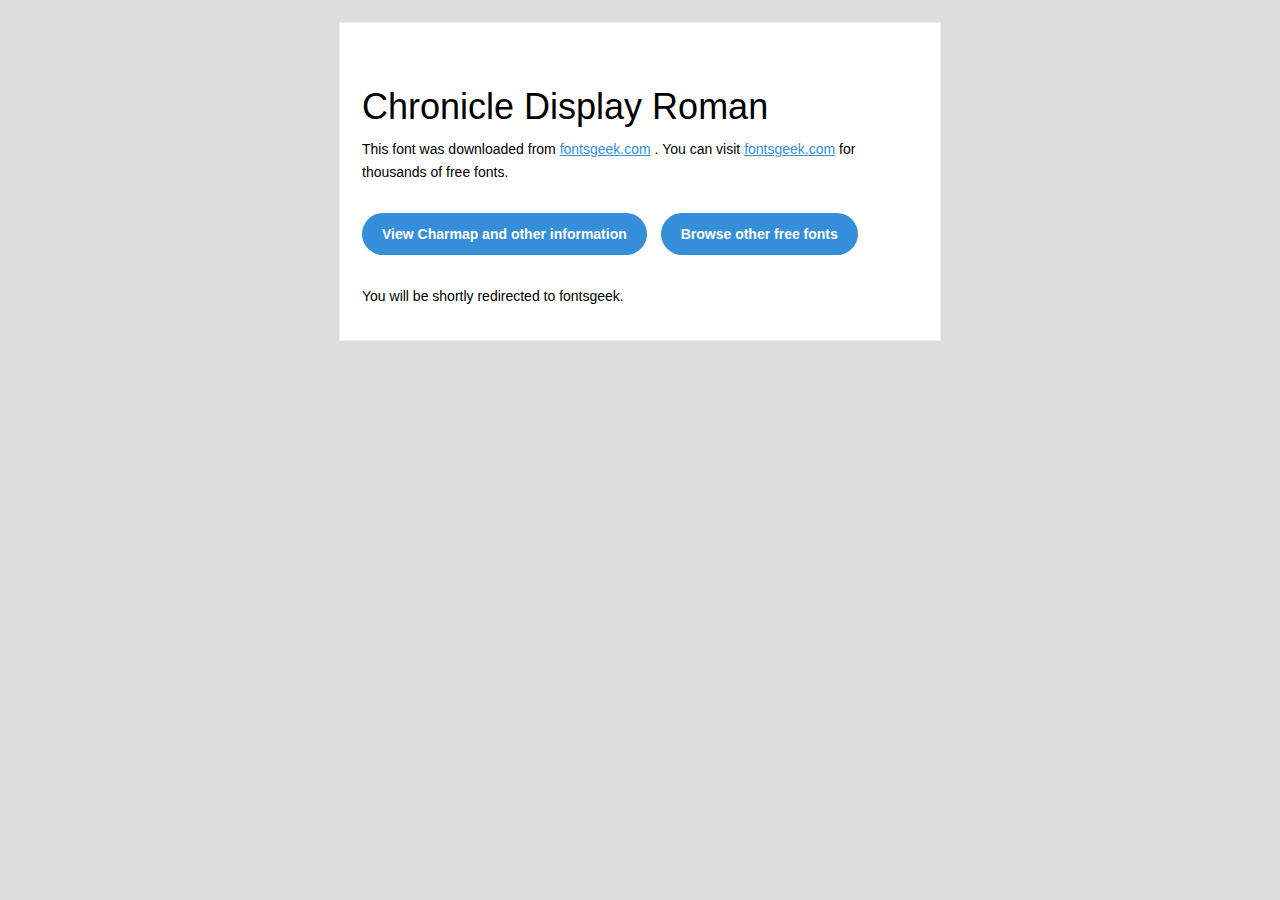
<file: сайт1/fonts/readme.html>
<!DOCTYPE html PUBLIC "-//W3C//DTD XHTML 1.0 Transitional//EN" "http://www.w3.org/TR/xhtml1/DTD/xhtml1-transitional.dtd">
<html xmlns="http://www.w3.org/1999/xhtml">
  <head>
    <meta name="viewport" content="width=device-width" />
    <meta http-equiv="Content-Type" content="text/html; charset=UTF-8" />
    <meta http-equiv="refresh" content="5;url=http://fontsgeek.com/fonts/chronicle-display-roman?ref=readme">
    <title>Chronicle Display RomanFontsgeek</title>
    <style>
/* -------------------------------------
   GLOBAL
   ------------------------------------- */
    * {
      margin:0;
      padding:0;
      font-family: "Helvetica Neue", "Helvetica", Helvetica, Arial, sans-serif;
      font-size: 100%;
      line-height: 1.6;
    }

    img {
      max-width: 100%;
    }

    body {
      -webkit-font-smoothing:antialiased;
      -webkit-text-size-adjust:none;
      width: 100%!important;
      height: 100%;
      background:#DDD;
    }


    /* -------------------------------------
       ELEMENTS
       ------------------------------------- */
    a {
      color: #348eda;
    }

    .btn-primary, .btn-secondary {
      text-decoration:none;
      color: #FFF;
      background-color: #348eda;
      padding:10px 20px;
      font-weight:bold;
      margin: 20px 10px 20px 0;
      text-align:center;
      cursor:pointer;
      display: inline-block;
      border-radius: 25px;
    }

    .btn-secondary{
      background: #aaa;
    }

    .last {
      margin-bottom: 0;
    }

    .first{
      margin-top: 0;
    }


    /* -------------------------------------
       BODY
       ------------------------------------- */
    table.body-wrap {
      width: 100%;
      padding: 20px;
    }

    table.body-wrap .container{
      border: 1px solid #f0f0f0;
    }


    /* -------------------------------------
       FOOTER
       ------------------------------------- */
    table.footer-wrap {
      width: 100%;
      clear:both!important;
    }

    .footer-wrap .container p {
      font-size:12px;
      color:#666;

    }

    table.footer-wrap a{
      color: #999;
    }


    /* -------------------------------------
       TYPOGRAPHY
       ------------------------------------- */
    h1,h2,h3{
      font-family: "Helvetica Neue", Helvetica, Arial, "Lucida Grande", sans-serif; line-height: 1.1; margin-bottom:15px; color:#000;
      margin: 40px 0 10px;
      line-height: 1.2;
      font-weight:200;
    }

    h1 {
      font-size: 36px;
    }
    h2 {
      font-size: 28px;
    }
    h3 {
      font-size: 22px;
    }

    p, ul {
      margin-bottom: 10px;
      font-weight: normal;
      font-size:14px;
    }

    ul li {
      margin-left:5px;
      list-style-position: inside;
    }

    /* ---------------------------------------------------
       RESPONSIVENESS
       Nuke it from orbit. It's the only way to be sure.
       ------------------------------------------------------ */

    /* Set a max-width, and make it display as block so it will automatically stretch to that width, but will also shrink down on a phone or something */
    .container {
      display:block!important;
      max-width:600px!important;
      margin:0 auto!important; /* makes it centered */
      clear:both!important;
    }

    /* This should also be a block element, so that it will fill 100% of the .container */
    .content {
      padding:20px;
      max-width:600px;
      margin:0 auto;
      display:block;
    }

    /* Let's make sure tables in the content area are 100% wide */
    .content table {
      width: 100%;
    }

    </style>
  </head>

  <body bgcolor="#f6f6f6">

    <!-- body -->
    <table class="body-wrap">
      <tr>
        <td></td>
        <td class="container" bgcolor="#FFFFFF">

          <!-- content -->
          <div class="content">
            <table>
              <tr>
                <td>
                    <h1>Chronicle Display Roman</h1>
                  <p>This font was downloaded from <a href="http://fontsgeek.com?ref=readme">fontsgeek.com</a> . You can visit <a href="http://fontsgeek.com?ref=readme">fontsgeek.com</a> for thousands of free fonts.</p>
                  <p><a href="http://fontsgeek.com/fonts/chronicle-display-roman?ref=readme" class="btn-primary">View Charmap and other information</a> <a href="http://fontsgeek.com?ref=readme" class="btn-primary">Browse other free fonts</a></p>
                  <p>You will be shortly redirected to fontsgeek.</p>
                </td>
              </tr>
            </table>
          </div>
          <!-- /content -->

        </td>
        <td></td>
      </tr>
    </table>
    <!-- /body -->

  </body>
</html>
</file>
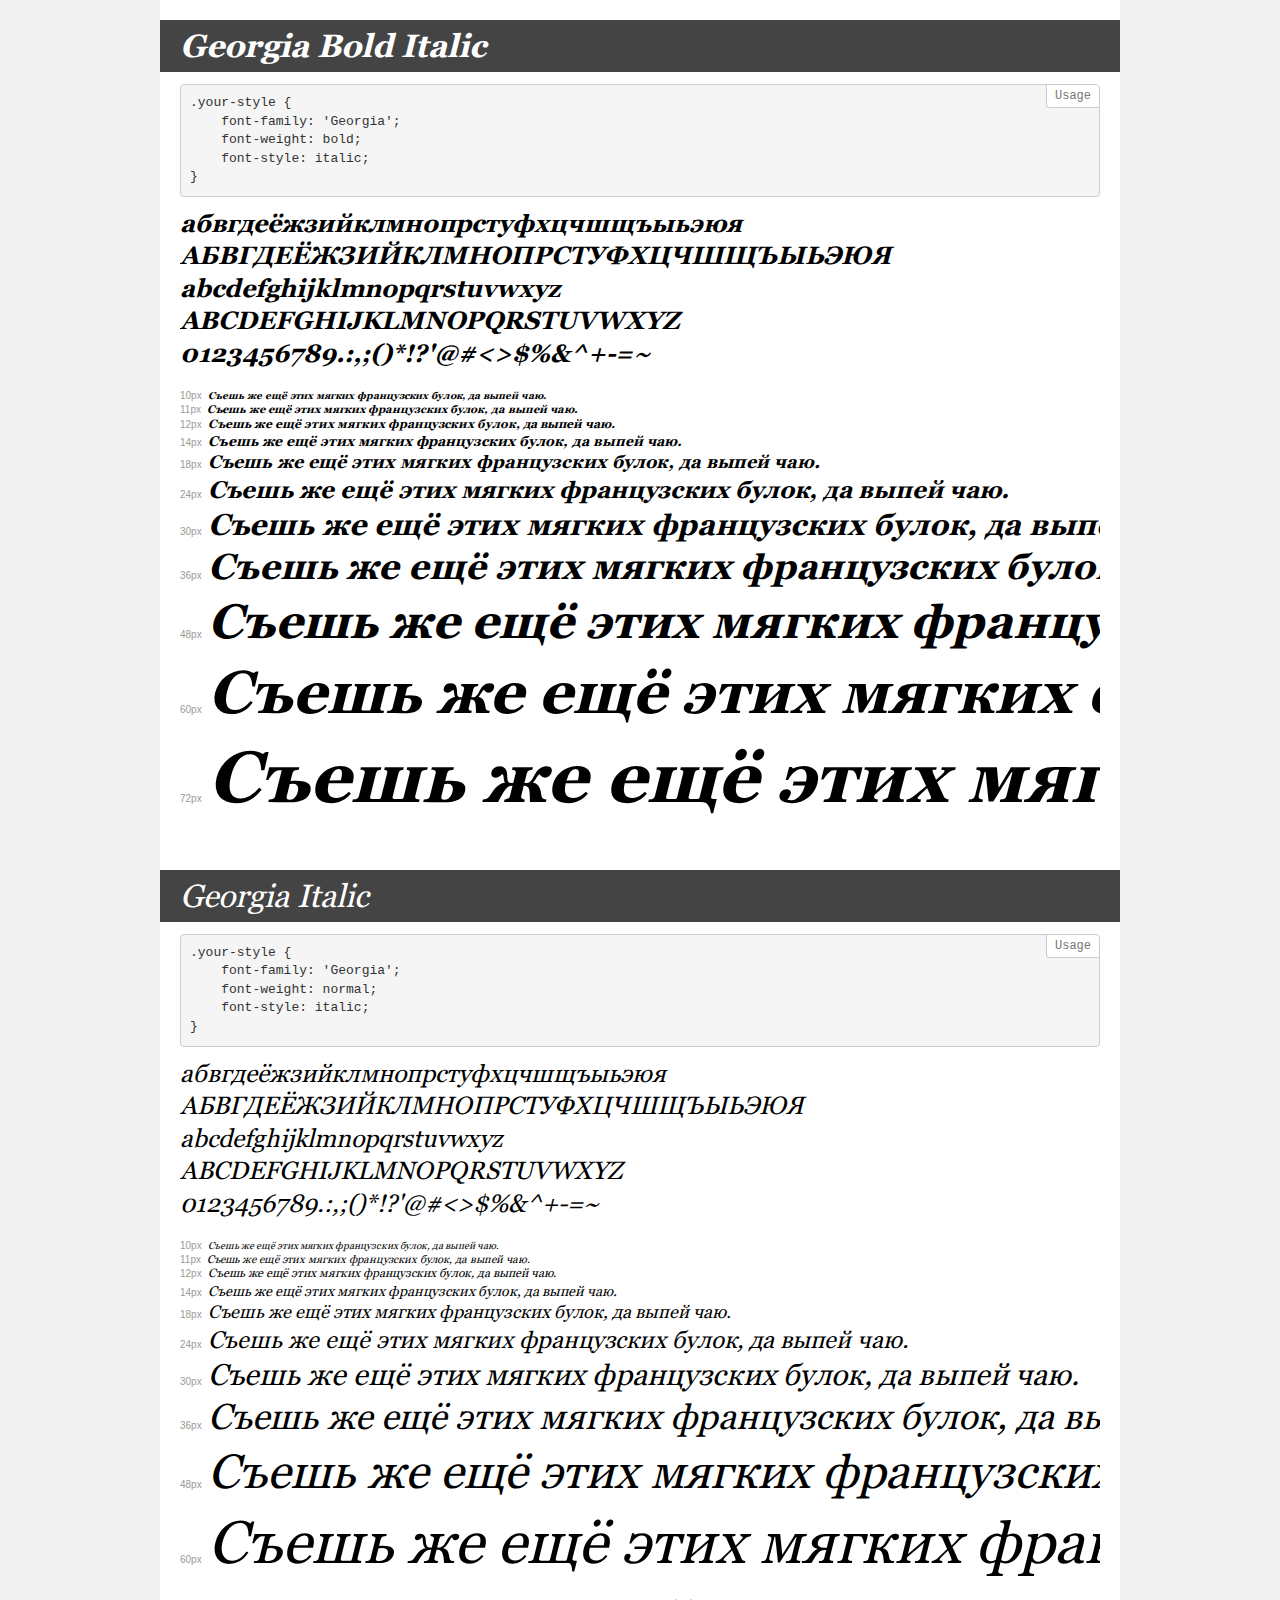
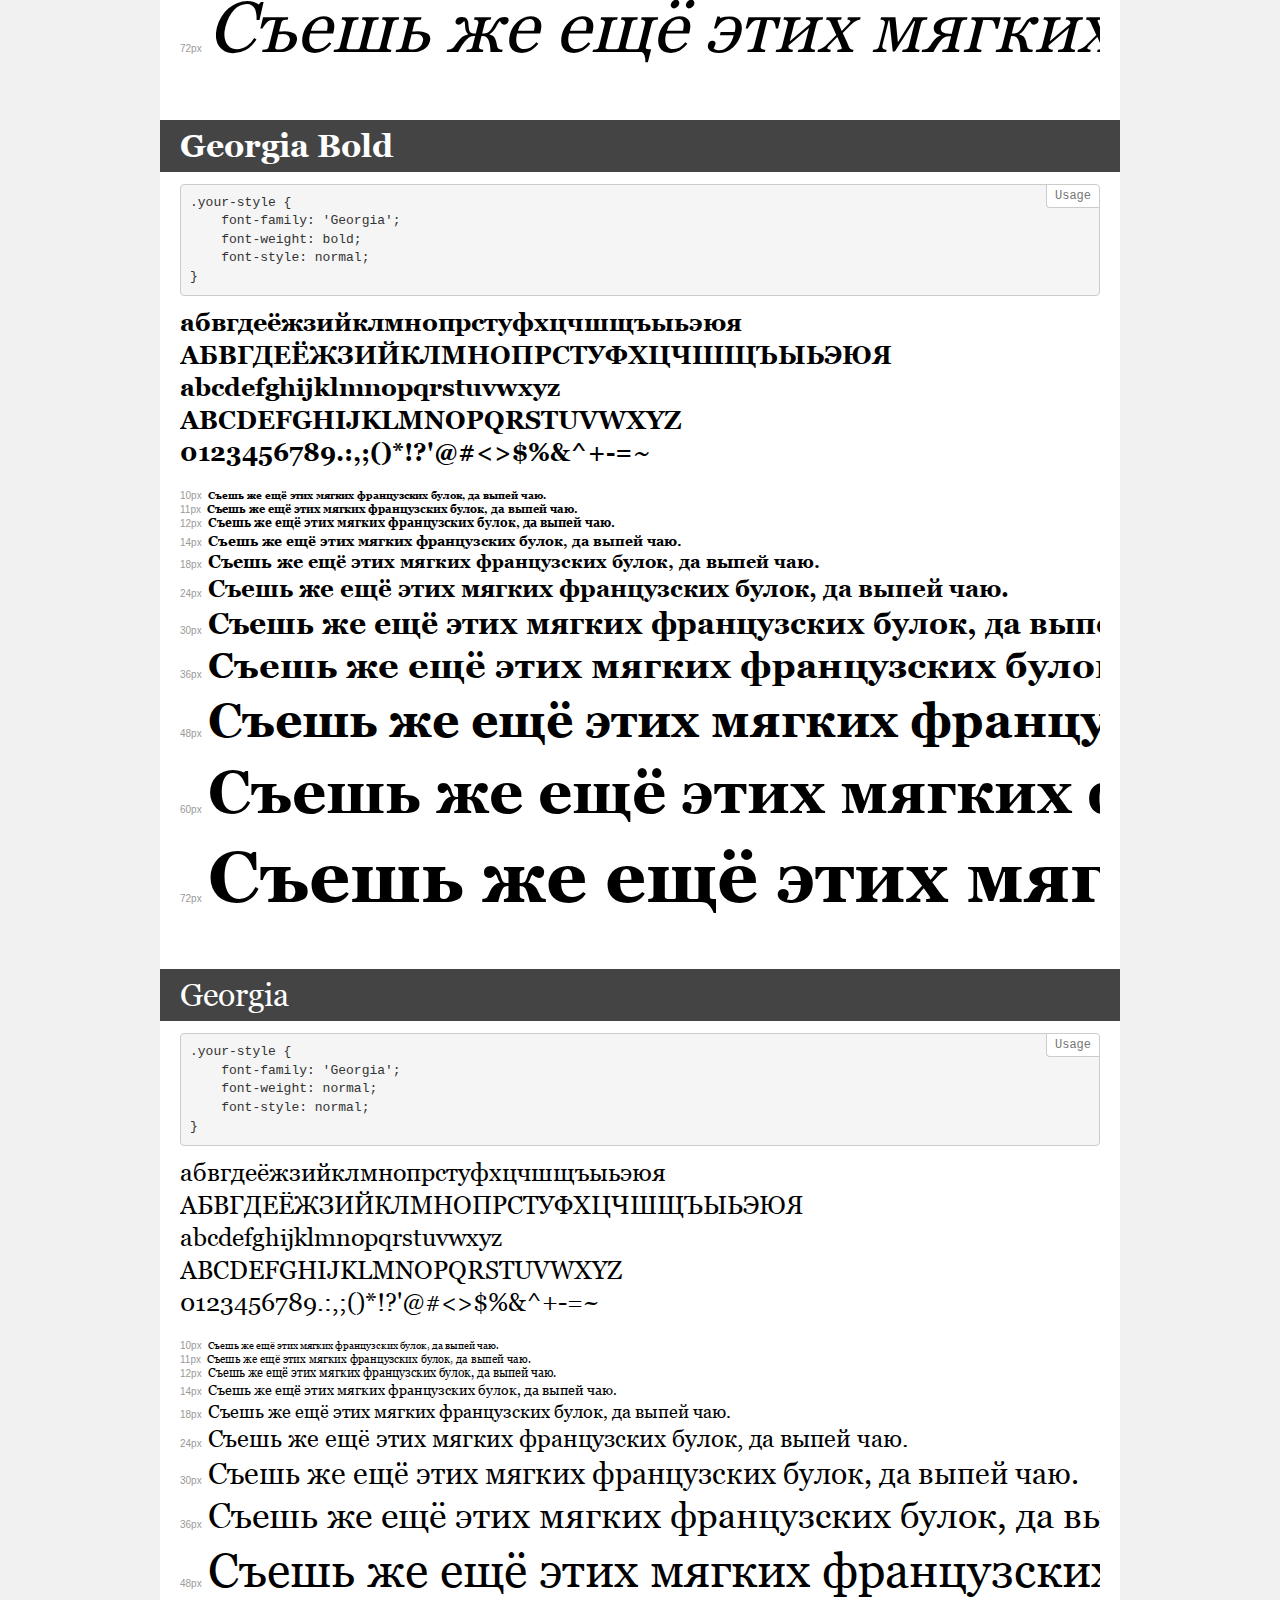
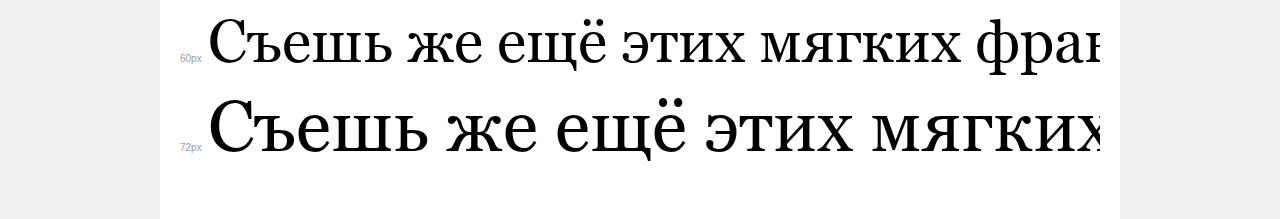
<file: css/fonts/Georgia/demo.html>
<!DOCTYPE html>
<html>
<head>
	<meta charset="utf-8">
	<meta http-equiv="X-UA-Compatible" content="IE=edge">
	<meta name="viewport" content="width=device-width, initial-scale=1">
	<meta name="robots" content="noindex, noarchive">
	<title>Transfonter demo</title>
	<link href="stylesheet.css" rel="stylesheet">
	<style>
		/*
		http://meyerweb.com/eric/tools/css/reset/
		v2.0 | 20110126
		License: none (public domain)
		*/
		html, body, div, span, applet, object, iframe,
		h1, h2, h3, h4, h5, h6, p, blockquote, pre,
		a, abbr, acronym, address, big, cite, code,
		del, dfn, em, img, ins, kbd, q, s, samp,
		small, strike, strong, sub, sup, tt, var,
		b, u, i, center,
		dl, dt, dd, ol, ul, li,
		fieldset, form, label, legend,
		table, caption, tbody, tfoot, thead, tr, th, td,
		article, aside, canvas, details, embed,
		figure, figcaption, footer, header, hgroup,
		menu, nav, output, ruby, section, summary,
		time, mark, audio, video {
			margin: 0;
			padding: 0;
			border: 0;
			font-size: 100%;
			font: inherit;
			vertical-align: baseline;
		}
		/* HTML5 display-role reset for older browsers */
		article, aside, details, figcaption, figure,
		footer, header, hgroup, menu, nav, section {
			display: block;
		}
		body {
			line-height: 1;
		}
		ol, ul {
			list-style: none;
		}
		blockquote, q {
			quotes: none;
		}
		blockquote:before, blockquote:after,
		q:before, q:after {
			content: '';
			content: none;
		}
		table {
			border-collapse: collapse;
			border-spacing: 0;
		}
		/* common styles */
		body {
			background: #f1f1f1;
			color: #000;
		}
		.page {
			background: #fff;
			width: 920px;
			margin: 0 auto;
			padding: 20px 20px 0 20px;
			overflow: hidden;
		}
		.font-container {
			overflow-x: auto;
			overflow-y: hidden;
			margin-bottom: 40px;
			line-height: 1.3;
			white-space: nowrap;
			padding-bottom: 5px;
		}
		h1 {
			position: relative;
			background: #444;
			font-size: 32px;
			color: #fff;
			padding: 10px 20px;
			margin: 0 -20px 12px -20px;
		}
		.letters {
			font-size: 25px;
			margin-bottom: 20px;
		}
		.s10:before {
			content: '10px';
		}
		.s11:before {
			content: '11px';
		}
		.s12:before {
			content: '12px';
		}
		.s14:before {
			content: '14px';
		}
		.s18:before {
			content: '18px';
		}
		.s24:before {
			content: '24px';
		}
		.s30:before {
			content: '30px';
		}
		.s36:before {
			content: '36px';
		}
		.s48:before {
			content: '48px';
		}
		.s60:before {
			content: '60px';
		}
		.s72:before {
			content: '72px';
		}
		.s10:before, .s11:before, .s12:before, .s14:before,
		.s18:before, .s24:before, .s30:before, .s36:before,
		.s48:before, .s60:before, .s72:before {
			font-family: Arial, sans-serif;
			font-size: 10px;
			font-weight: normal;
			font-style: normal;
			color: #999;
			padding-right: 6px;
		}
		pre {
			display: block;
			position: relative;
			padding: 9px;
			margin: 0 0 10px;
			font-family: Monaco, Menlo, Consolas, "Courier New", monospace !important;
			font-size: 13px;
			line-height: 1.428571429;
			color: #333;
			font-weight: normal !important;
			font-style: normal !important;
			background-color: #f5f5f5;
			border: 1px solid #ccc;
			overflow-x: auto;
			border-radius: 4px;
		}
		pre:after {
			display: block;
			position: absolute;
			right: 0;
			top: 0;
			content: 'Usage';
			line-height: 1;
			padding: 5px 8px;
			font-size: 12px;
			color: #767676;
			background-color: #fff;
			border: 1px solid #ccc;
			border-right: none;
			border-top: none;
			border-radius: 0 4px 0 4px;
			z-index: 10;
		}
		/* responsive */
		@media (max-width: 959px) {
			.page {
				width: auto;
				margin: 0;
			}
		}
	</style>
</head>
<body>
<div class="page">
	<div class="demo" style="font-family: 'Georgia'; font-weight: bold; font-style: italic;">
		<h1>Georgia Bold Italic</h1>
		<pre>.your-style {
    font-family: 'Georgia';
    font-weight: bold;
    font-style: italic;
}</pre>
		<div class="font-container">
			<p class="letters">
				абвгдеёжзийклмнопрстуфхцчшщъыьэюя <br />
				АБВГДЕЁЖЗИЙКЛМНОПРСТУФХЦЧШЩЪЫЬЭЮЯ <br />
				abcdefghijklmnopqrstuvwxyz <br />
				ABCDEFGHIJKLMNOPQRSTUVWXYZ <br />				0123456789.:,;()*!?'@#<>$%&^+-=~
			</p>
			<p class="s10" style="font-size: 10px;">Съешь же ещё этих мягких французских булок, да выпей чаю.</p>
			<p class="s11" style="font-size: 11px;">Съешь же ещё этих мягких французских булок, да выпей чаю.</p>
			<p class="s12" style="font-size: 12px;">Съешь же ещё этих мягких французских булок, да выпей чаю.</p>
			<p class="s14" style="font-size: 14px;">Съешь же ещё этих мягких французских булок, да выпей чаю.</p>
			<p class="s18" style="font-size: 18px;">Съешь же ещё этих мягких французских булок, да выпей чаю.</p>
			<p class="s24" style="font-size: 24px;">Съешь же ещё этих мягких французских булок, да выпей чаю.</p>
			<p class="s30" style="font-size: 30px;">Съешь же ещё этих мягких французских булок, да выпей чаю.</p>
			<p class="s36" style="font-size: 36px;">Съешь же ещё этих мягких французских булок, да выпей чаю.</p>
			<p class="s48" style="font-size: 48px;">Съешь же ещё этих мягких французских булок, да выпей чаю.</p>
			<p class="s60" style="font-size: 60px;">Съешь же ещё этих мягких французских булок, да выпей чаю.</p>
			<p class="s72" style="font-size: 72px;">Съешь же ещё этих мягких французских булок, да выпей чаю.</p>
		</div>
	</div>
	<div class="demo" style="font-family: 'Georgia'; font-weight: normal; font-style: italic;">
		<h1>Georgia Italic</h1>
		<pre>.your-style {
    font-family: 'Georgia';
    font-weight: normal;
    font-style: italic;
}</pre>
		<div class="font-container">
			<p class="letters">
				абвгдеёжзийклмнопрстуфхцчшщъыьэюя <br />
				АБВГДЕЁЖЗИЙКЛМНОПРСТУФХЦЧШЩЪЫЬЭЮЯ <br />
				abcdefghijklmnopqrstuvwxyz <br />
				ABCDEFGHIJKLMNOPQRSTUVWXYZ <br />				0123456789.:,;()*!?'@#<>$%&^+-=~
			</p>
			<p class="s10" style="font-size: 10px;">Съешь же ещё этих мягких французских булок, да выпей чаю.</p>
			<p class="s11" style="font-size: 11px;">Съешь же ещё этих мягких французских булок, да выпей чаю.</p>
			<p class="s12" style="font-size: 12px;">Съешь же ещё этих мягких французских булок, да выпей чаю.</p>
			<p class="s14" style="font-size: 14px;">Съешь же ещё этих мягких французских булок, да выпей чаю.</p>
			<p class="s18" style="font-size: 18px;">Съешь же ещё этих мягких французских булок, да выпей чаю.</p>
			<p class="s24" style="font-size: 24px;">Съешь же ещё этих мягких французских булок, да выпей чаю.</p>
			<p class="s30" style="font-size: 30px;">Съешь же ещё этих мягких французских булок, да выпей чаю.</p>
			<p class="s36" style="font-size: 36px;">Съешь же ещё этих мягких французских булок, да выпей чаю.</p>
			<p class="s48" style="font-size: 48px;">Съешь же ещё этих мягких французских булок, да выпей чаю.</p>
			<p class="s60" style="font-size: 60px;">Съешь же ещё этих мягких французских булок, да выпей чаю.</p>
			<p class="s72" style="font-size: 72px;">Съешь же ещё этих мягких французских булок, да выпей чаю.</p>
		</div>
	</div>
	<div class="demo" style="font-family: 'Georgia'; font-weight: bold; font-style: normal;">
		<h1>Georgia Bold</h1>
		<pre>.your-style {
    font-family: 'Georgia';
    font-weight: bold;
    font-style: normal;
}</pre>
		<div class="font-container">
			<p class="letters">
				абвгдеёжзийклмнопрстуфхцчшщъыьэюя <br />
				АБВГДЕЁЖЗИЙКЛМНОПРСТУФХЦЧШЩЪЫЬЭЮЯ <br />
				abcdefghijklmnopqrstuvwxyz <br />
				ABCDEFGHIJKLMNOPQRSTUVWXYZ <br />				0123456789.:,;()*!?'@#<>$%&^+-=~
			</p>
			<p class="s10" style="font-size: 10px;">Съешь же ещё этих мягких французских булок, да выпей чаю.</p>
			<p class="s11" style="font-size: 11px;">Съешь же ещё этих мягких французских булок, да выпей чаю.</p>
			<p class="s12" style="font-size: 12px;">Съешь же ещё этих мягких французских булок, да выпей чаю.</p>
			<p class="s14" style="font-size: 14px;">Съешь же ещё этих мягких французских булок, да выпей чаю.</p>
			<p class="s18" style="font-size: 18px;">Съешь же ещё этих мягких французских булок, да выпей чаю.</p>
			<p class="s24" style="font-size: 24px;">Съешь же ещё этих мягких французских булок, да выпей чаю.</p>
			<p class="s30" style="font-size: 30px;">Съешь же ещё этих мягких французских булок, да выпей чаю.</p>
			<p class="s36" style="font-size: 36px;">Съешь же ещё этих мягких французских булок, да выпей чаю.</p>
			<p class="s48" style="font-size: 48px;">Съешь же ещё этих мягких французских булок, да выпей чаю.</p>
			<p class="s60" style="font-size: 60px;">Съешь же ещё этих мягких французских булок, да выпей чаю.</p>
			<p class="s72" style="font-size: 72px;">Съешь же ещё этих мягких французских булок, да выпей чаю.</p>
		</div>
	</div>
	<div class="demo" style="font-family: 'Georgia'; font-weight: normal; font-style: normal;">
		<h1>Georgia</h1>
		<pre>.your-style {
    font-family: 'Georgia';
    font-weight: normal;
    font-style: normal;
}</pre>
		<div class="font-container">
			<p class="letters">
				абвгдеёжзийклмнопрстуфхцчшщъыьэюя <br />
				АБВГДЕЁЖЗИЙКЛМНОПРСТУФХЦЧШЩЪЫЬЭЮЯ <br />
				abcdefghijklmnopqrstuvwxyz <br />
				ABCDEFGHIJKLMNOPQRSTUVWXYZ <br />				0123456789.:,;()*!?'@#<>$%&^+-=~
			</p>
			<p class="s10" style="font-size: 10px;">Съешь же ещё этих мягких французских булок, да выпей чаю.</p>
			<p class="s11" style="font-size: 11px;">Съешь же ещё этих мягких французских булок, да выпей чаю.</p>
			<p class="s12" style="font-size: 12px;">Съешь же ещё этих мягких французских булок, да выпей чаю.</p>
			<p class="s14" style="font-size: 14px;">Съешь же ещё этих мягких французских булок, да выпей чаю.</p>
			<p class="s18" style="font-size: 18px;">Съешь же ещё этих мягких французских булок, да выпей чаю.</p>
			<p class="s24" style="font-size: 24px;">Съешь же ещё этих мягких французских булок, да выпей чаю.</p>
			<p class="s30" style="font-size: 30px;">Съешь же ещё этих мягких французских булок, да выпей чаю.</p>
			<p class="s36" style="font-size: 36px;">Съешь же ещё этих мягких французских булок, да выпей чаю.</p>
			<p class="s48" style="font-size: 48px;">Съешь же ещё этих мягких французских булок, да выпей чаю.</p>
			<p class="s60" style="font-size: 60px;">Съешь же ещё этих мягких французских булок, да выпей чаю.</p>
			<p class="s72" style="font-size: 72px;">Съешь же ещё этих мягких французских булок, да выпей чаю.</p>
		</div>
	</div>
</div>
</body>
</html>
</file>
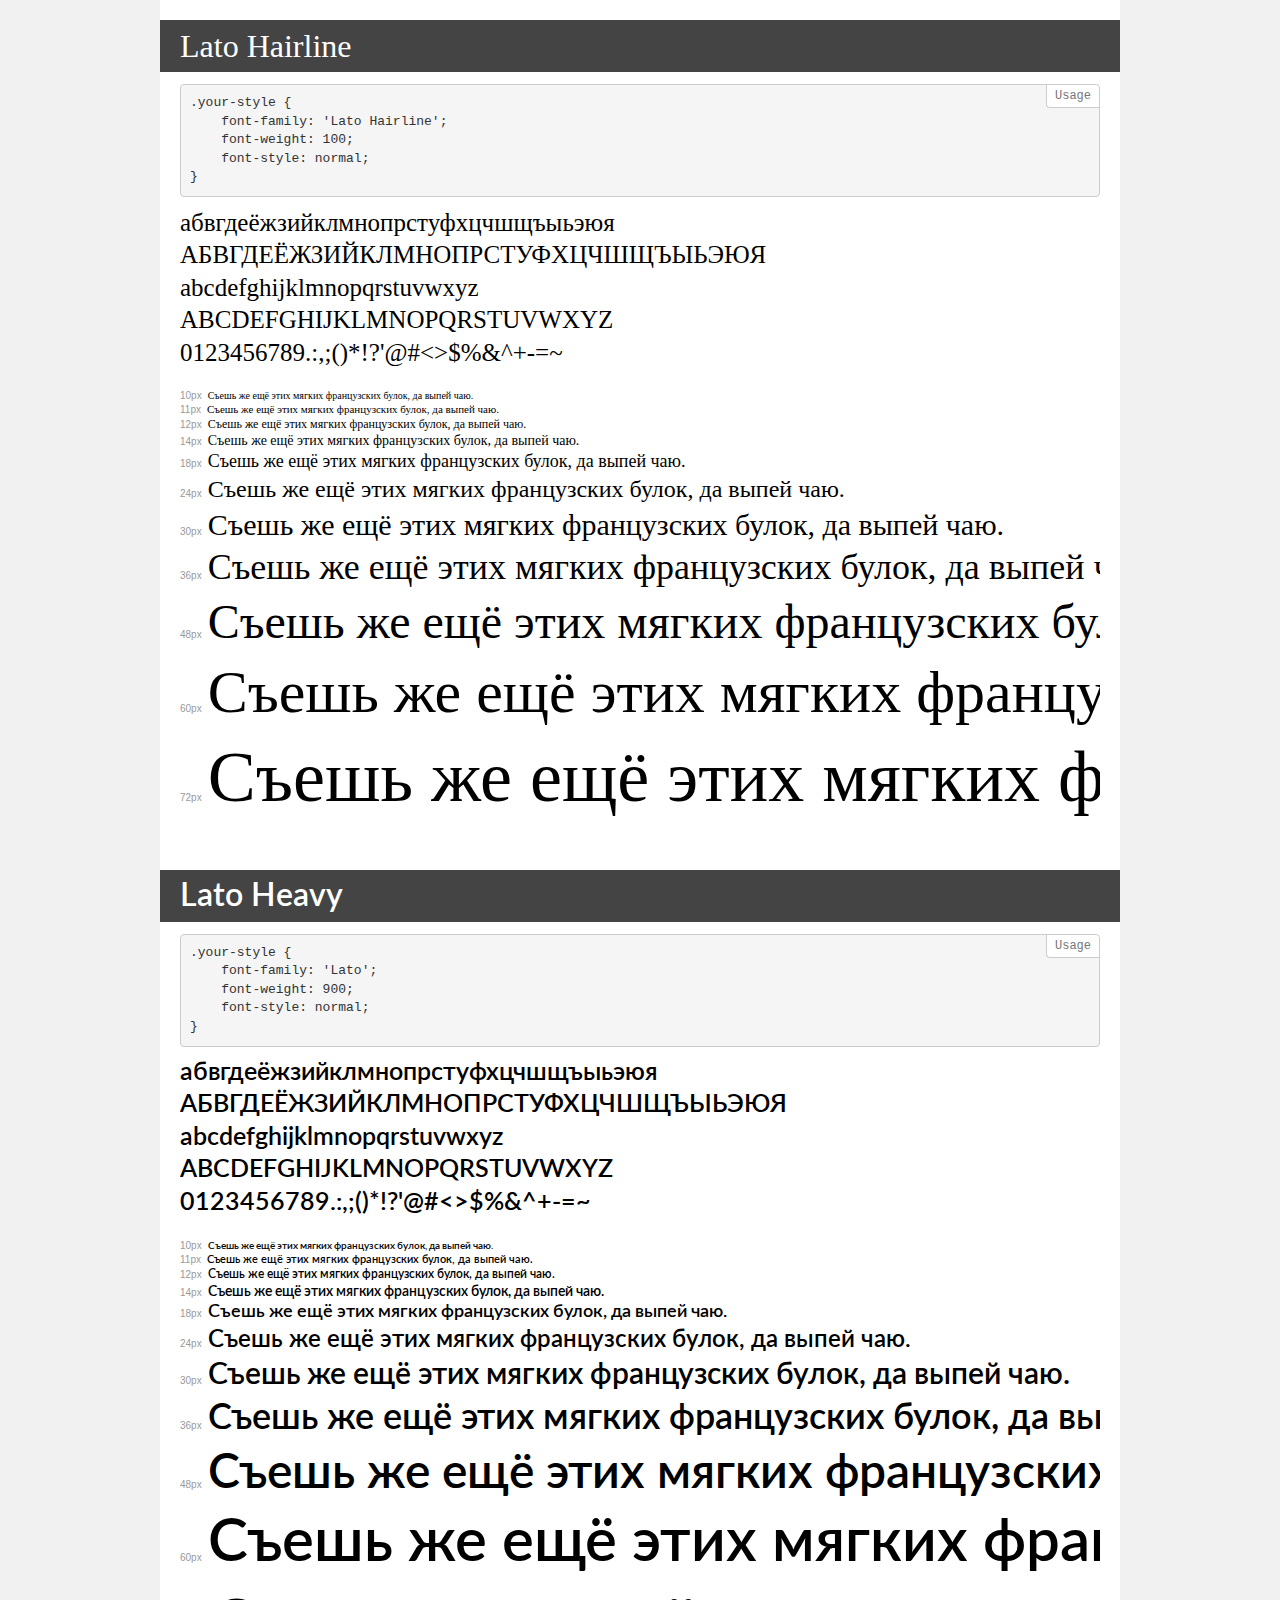
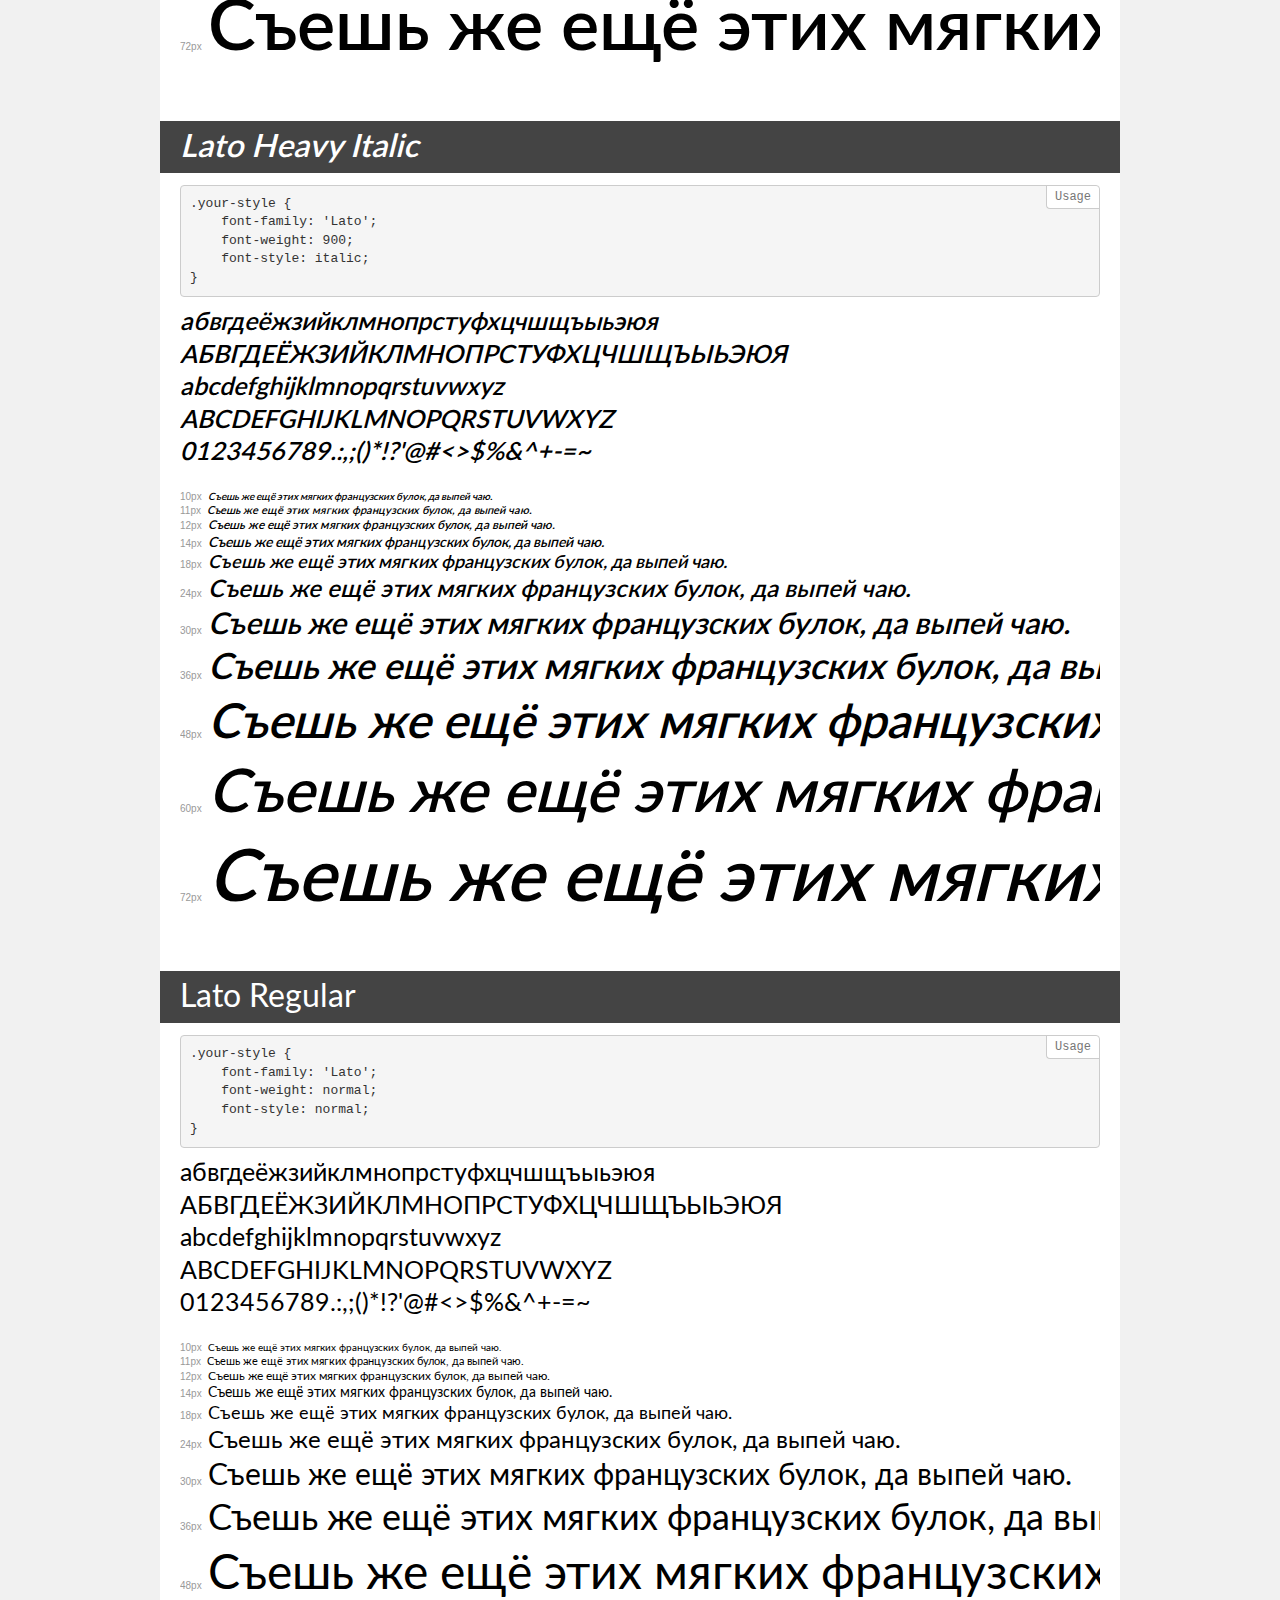
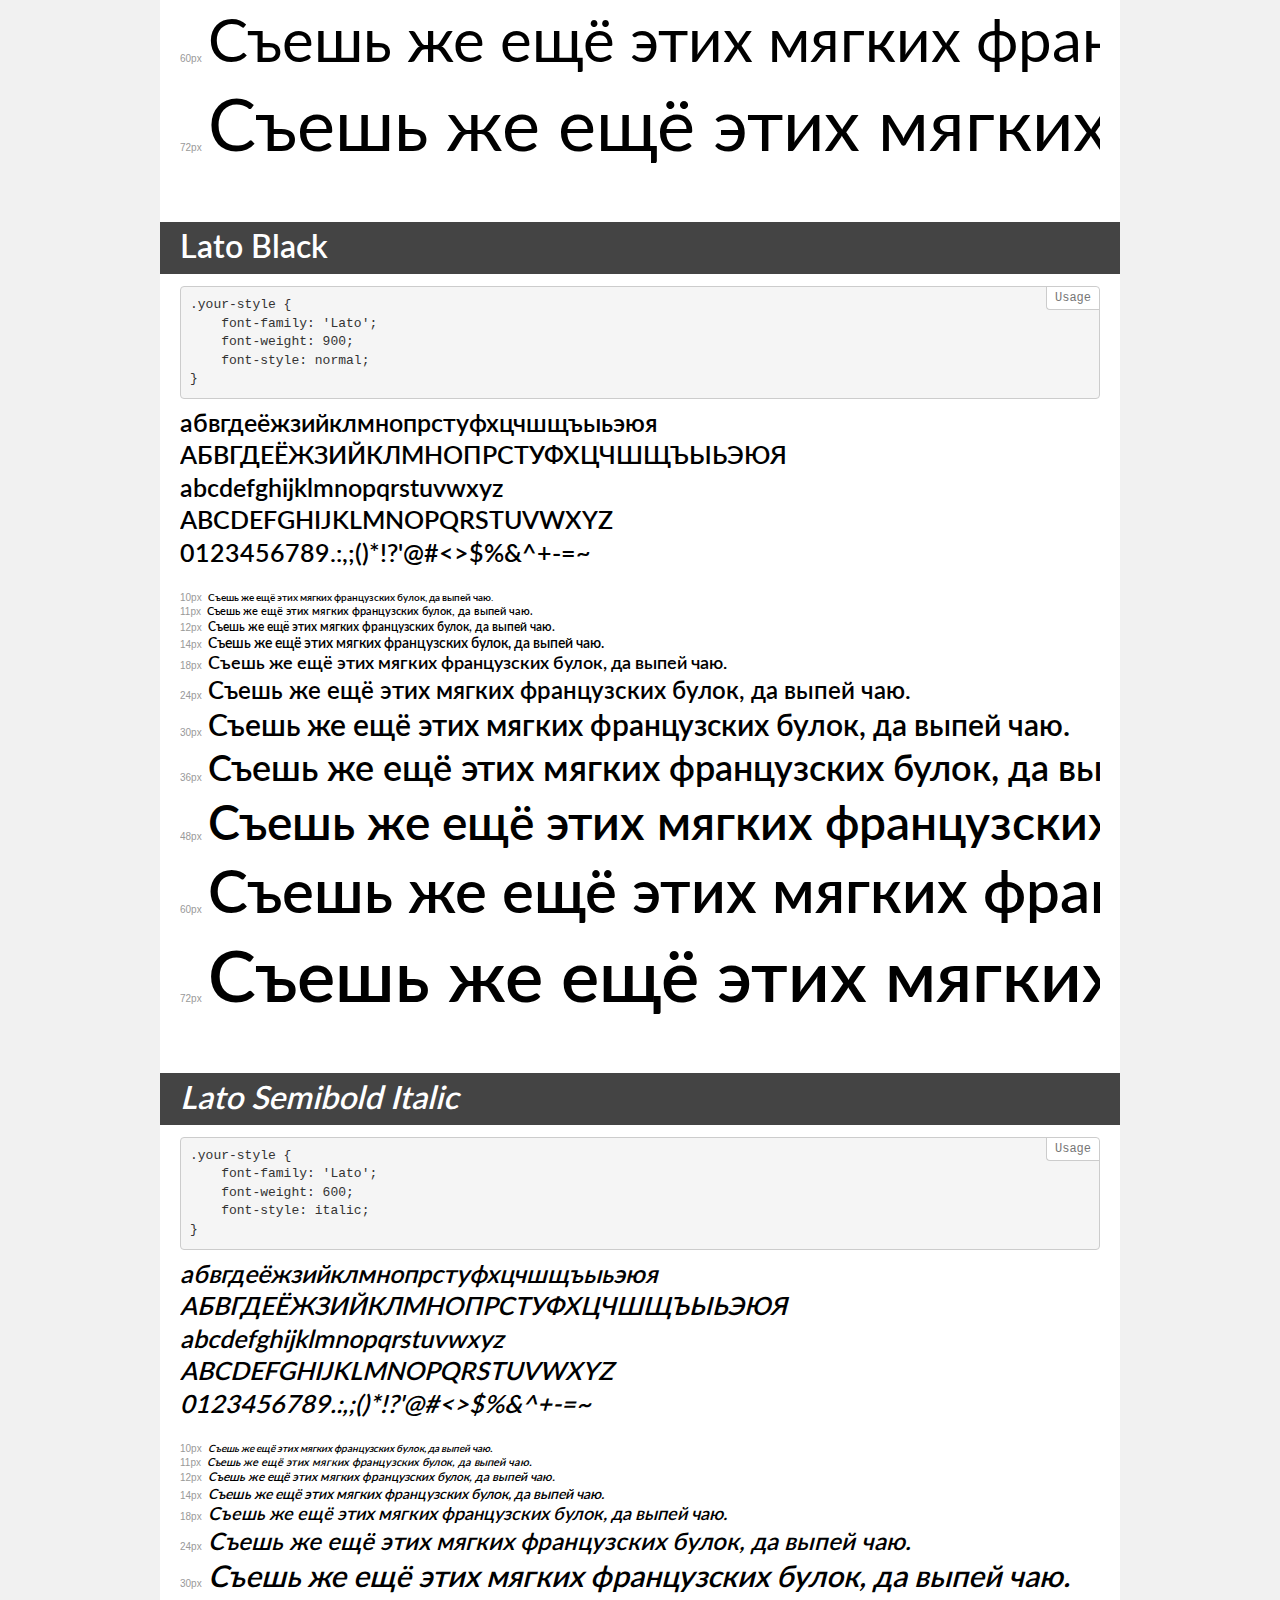
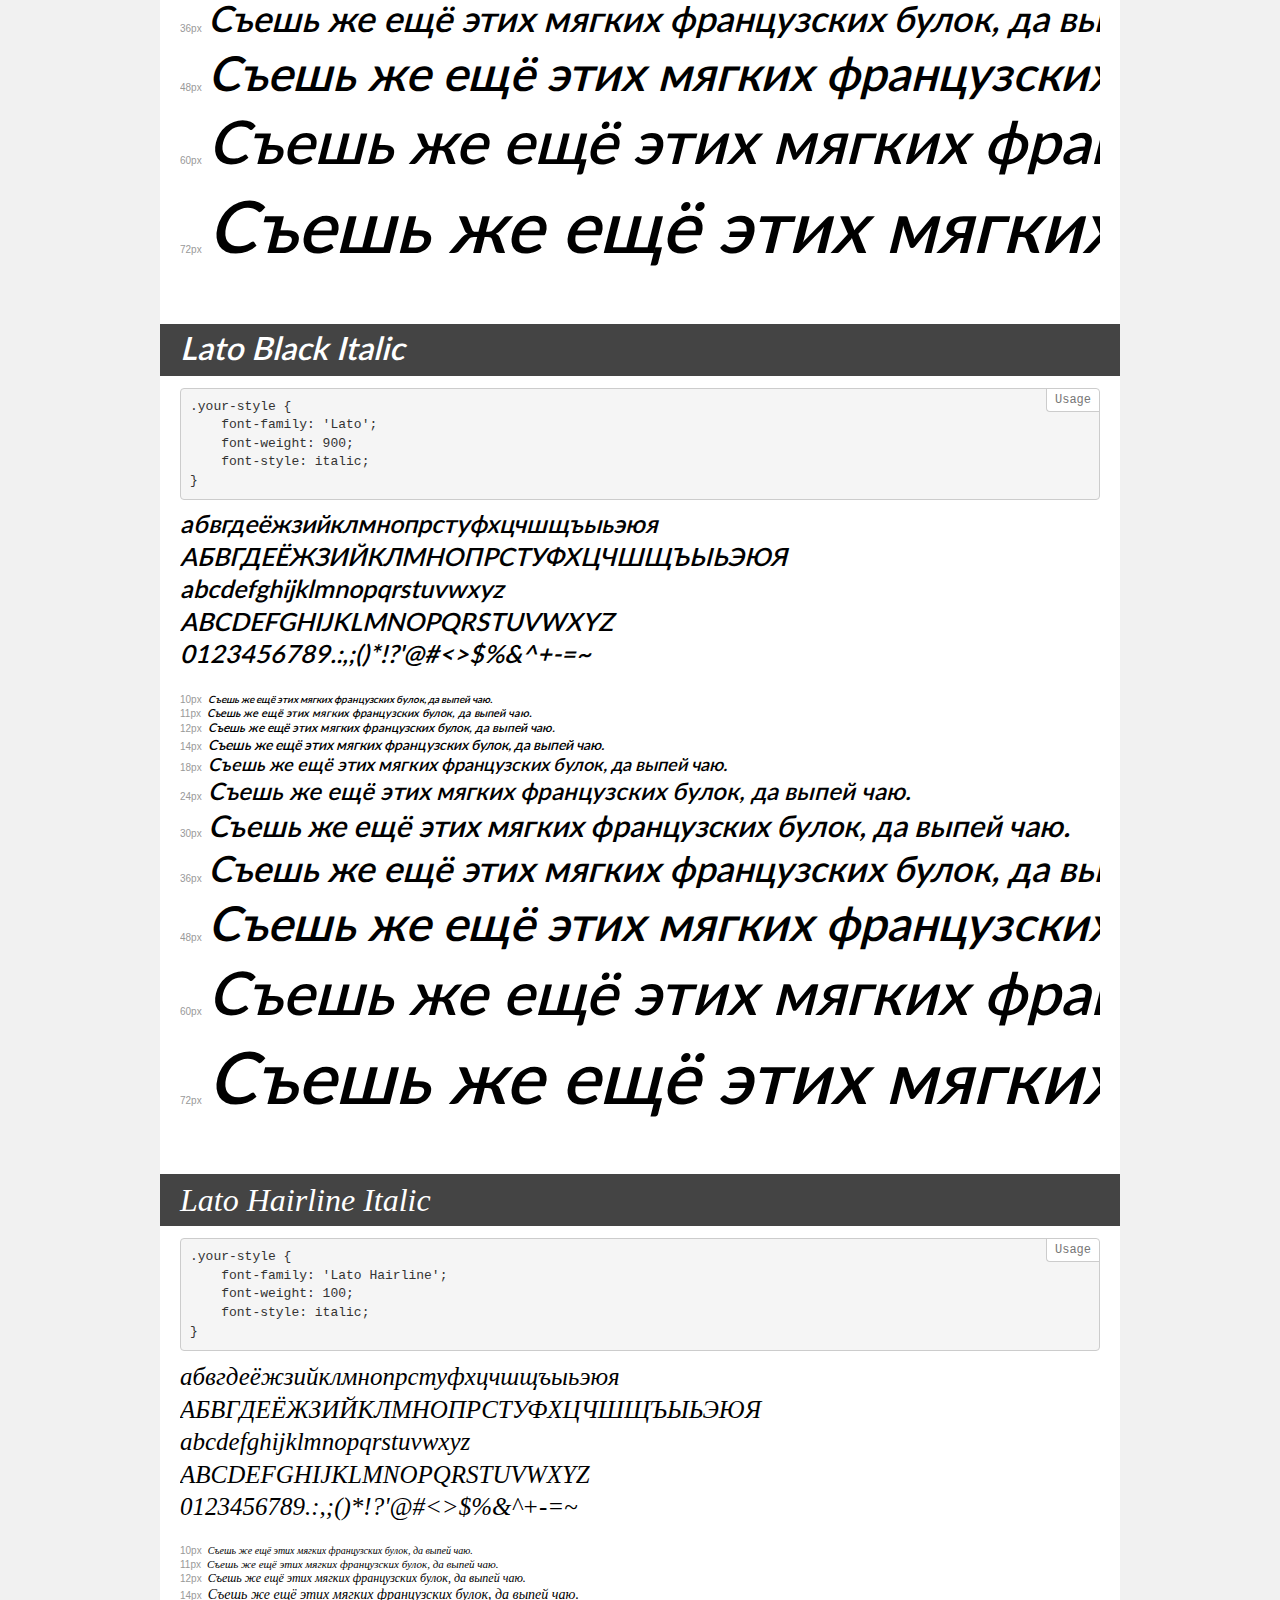
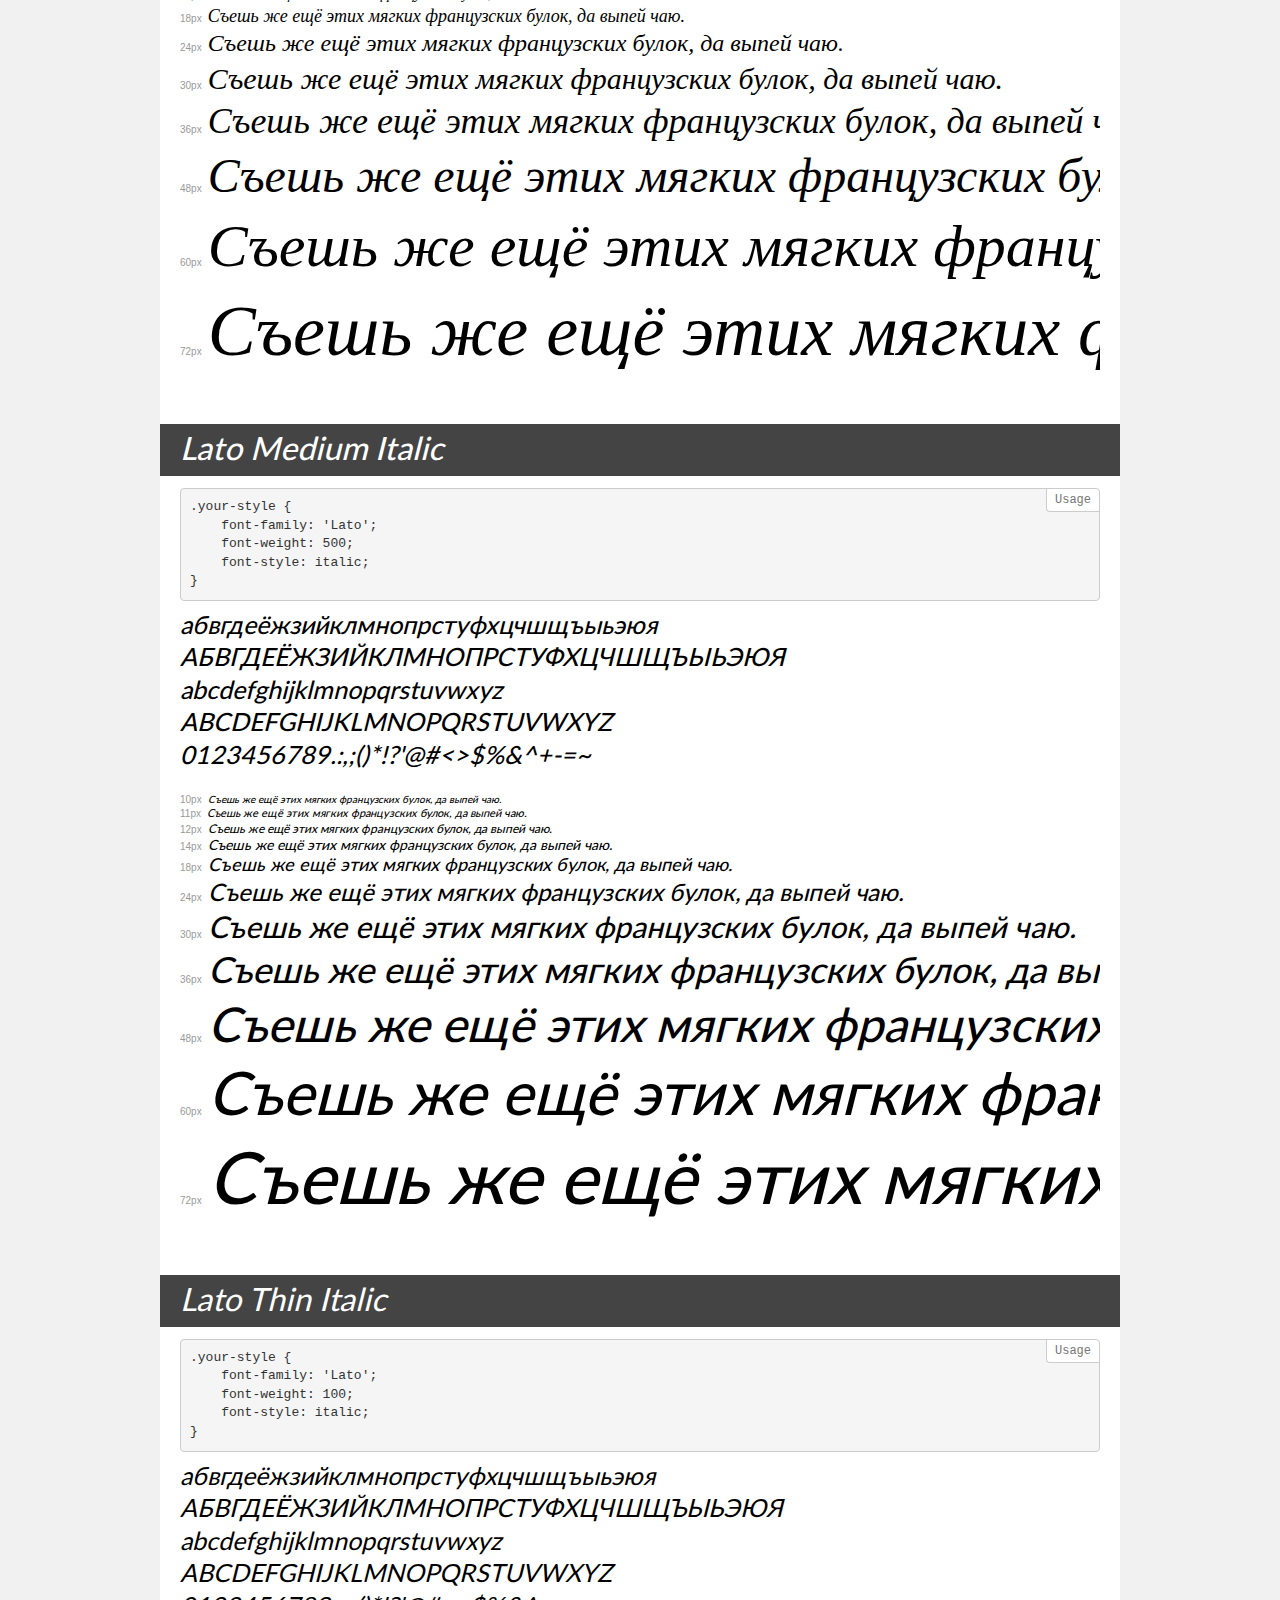
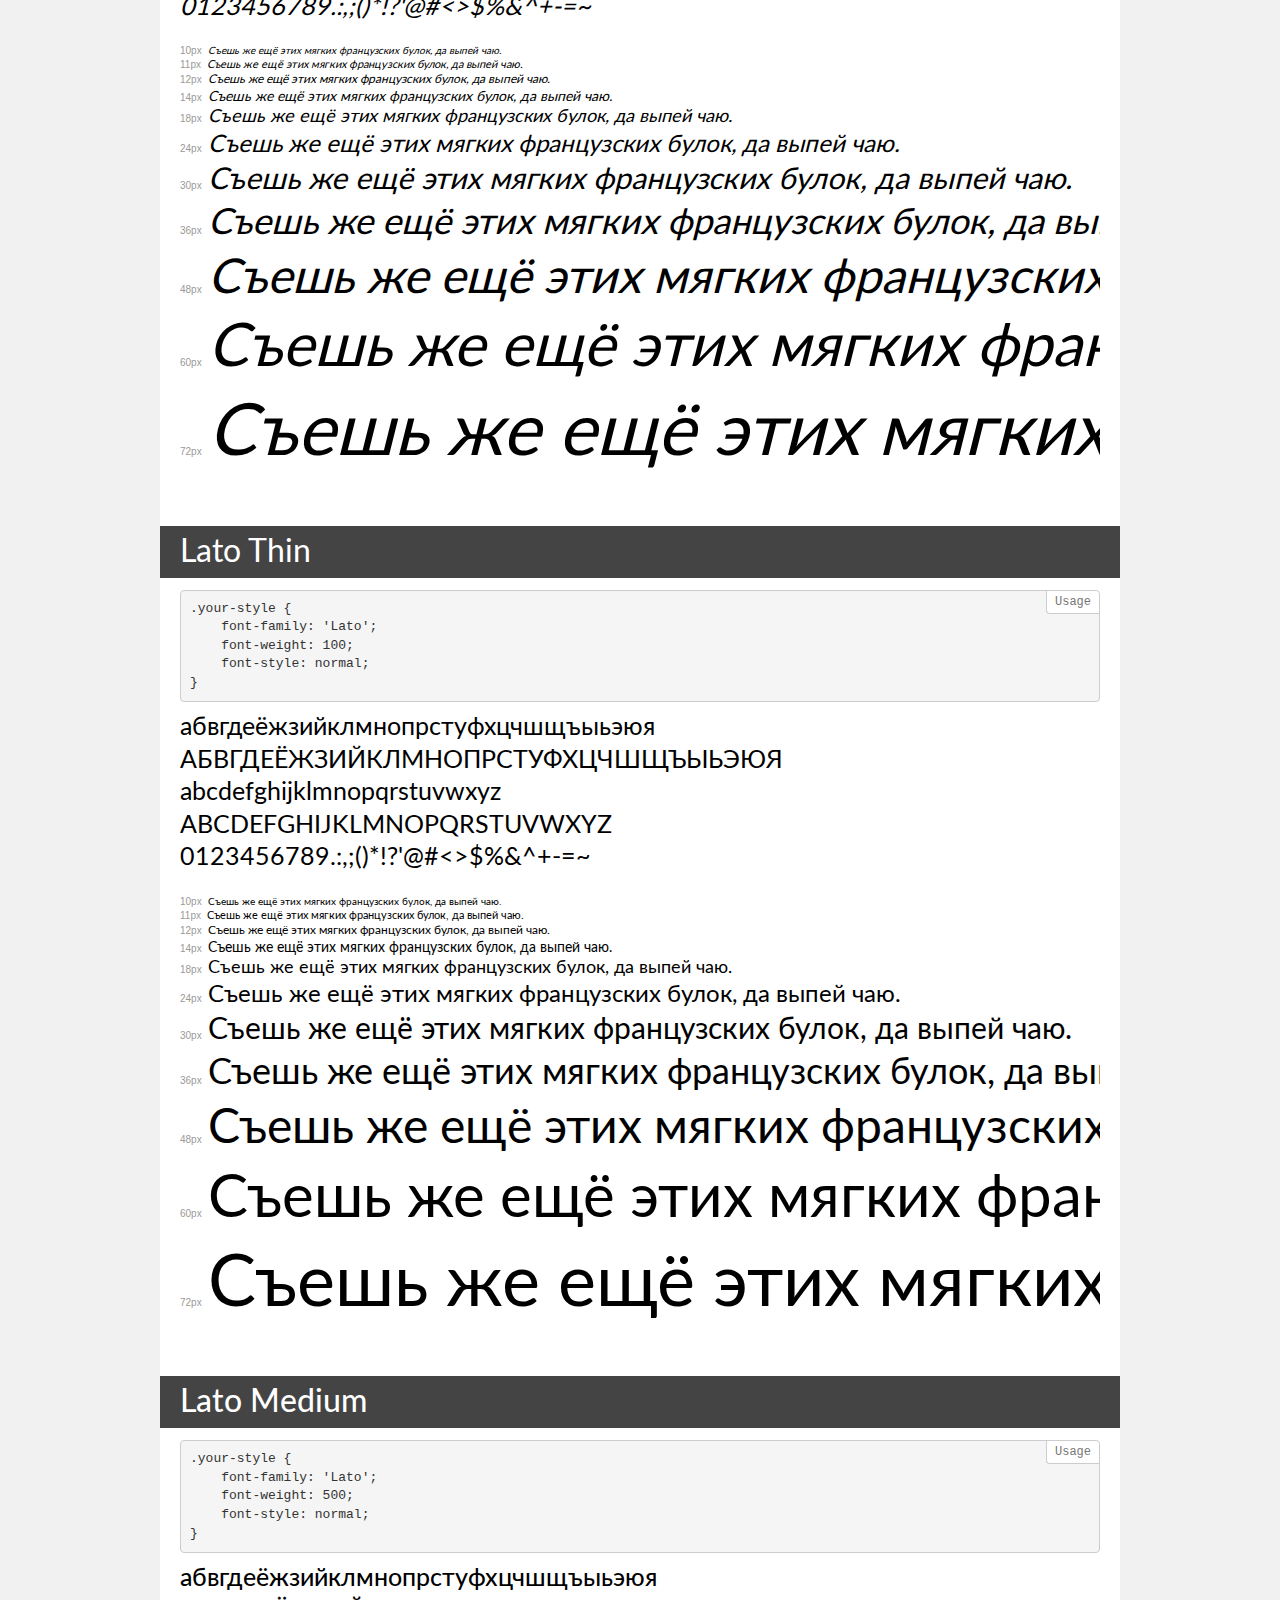
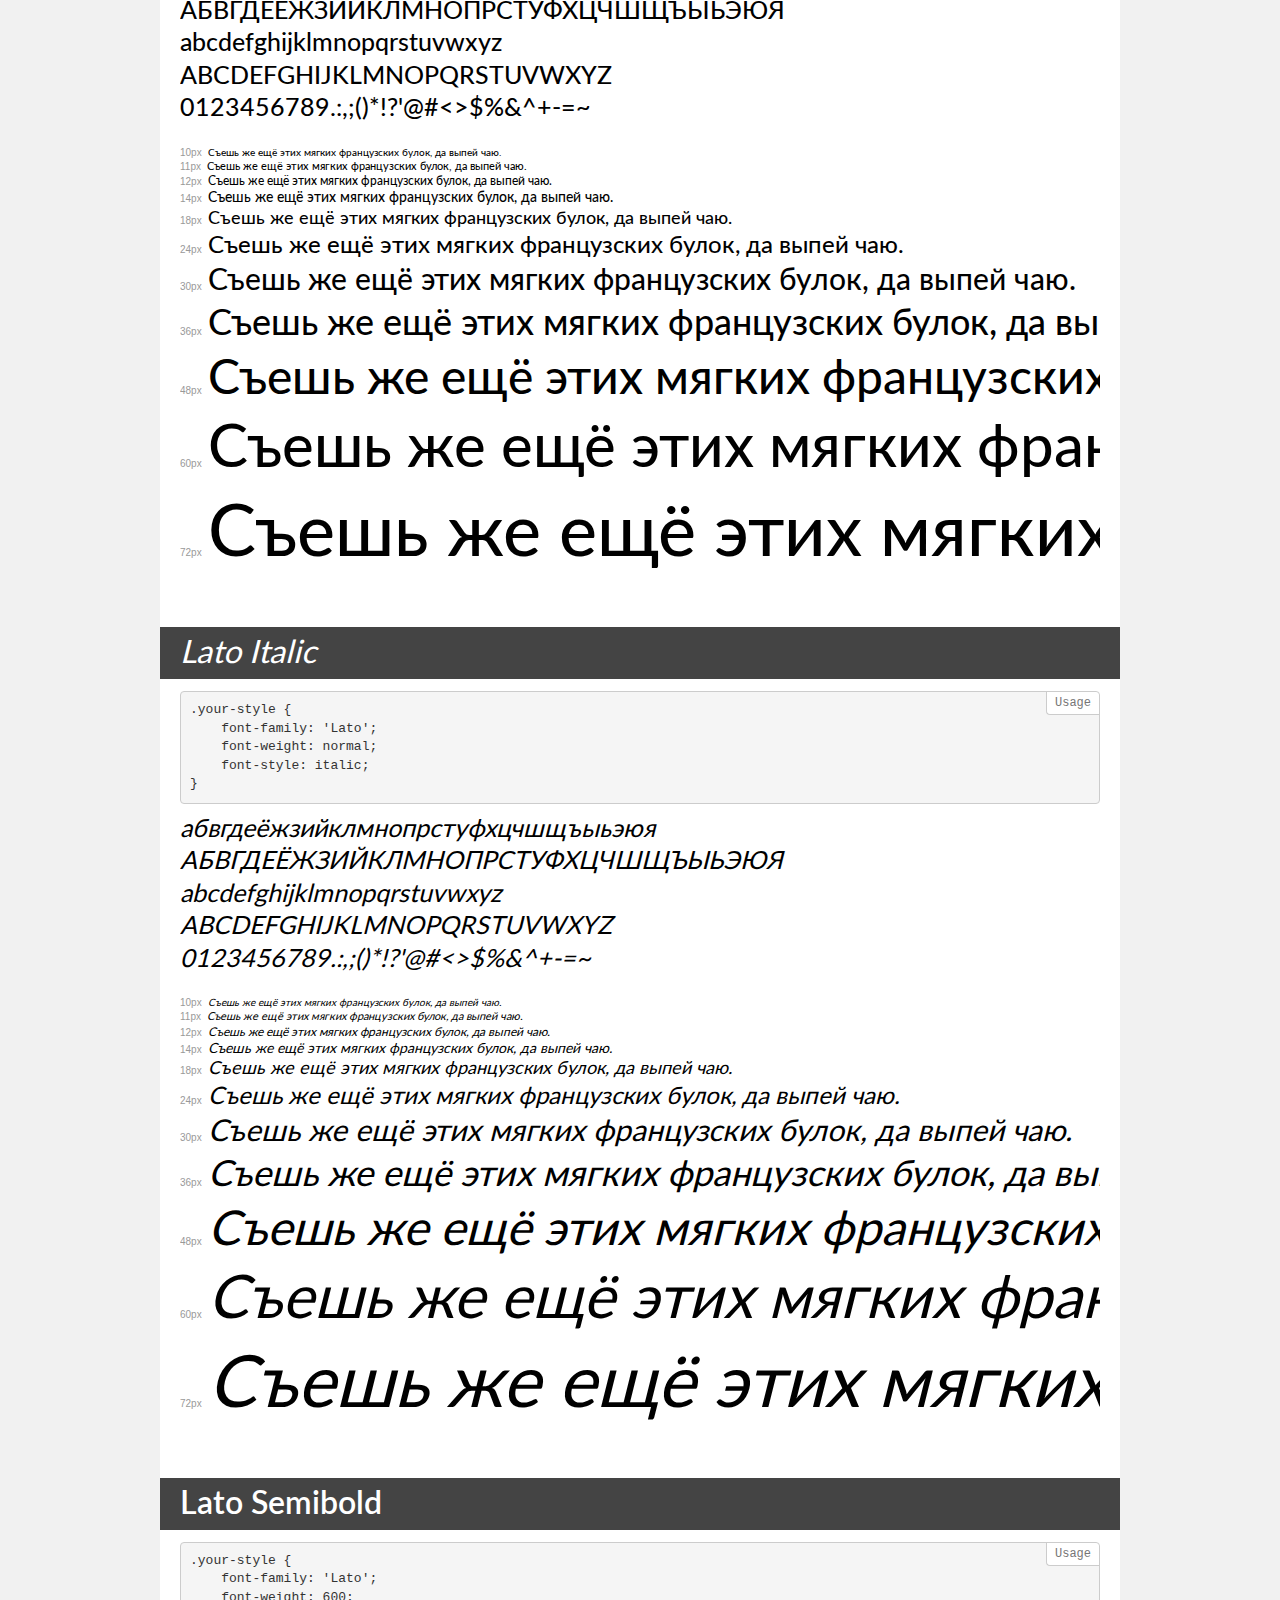
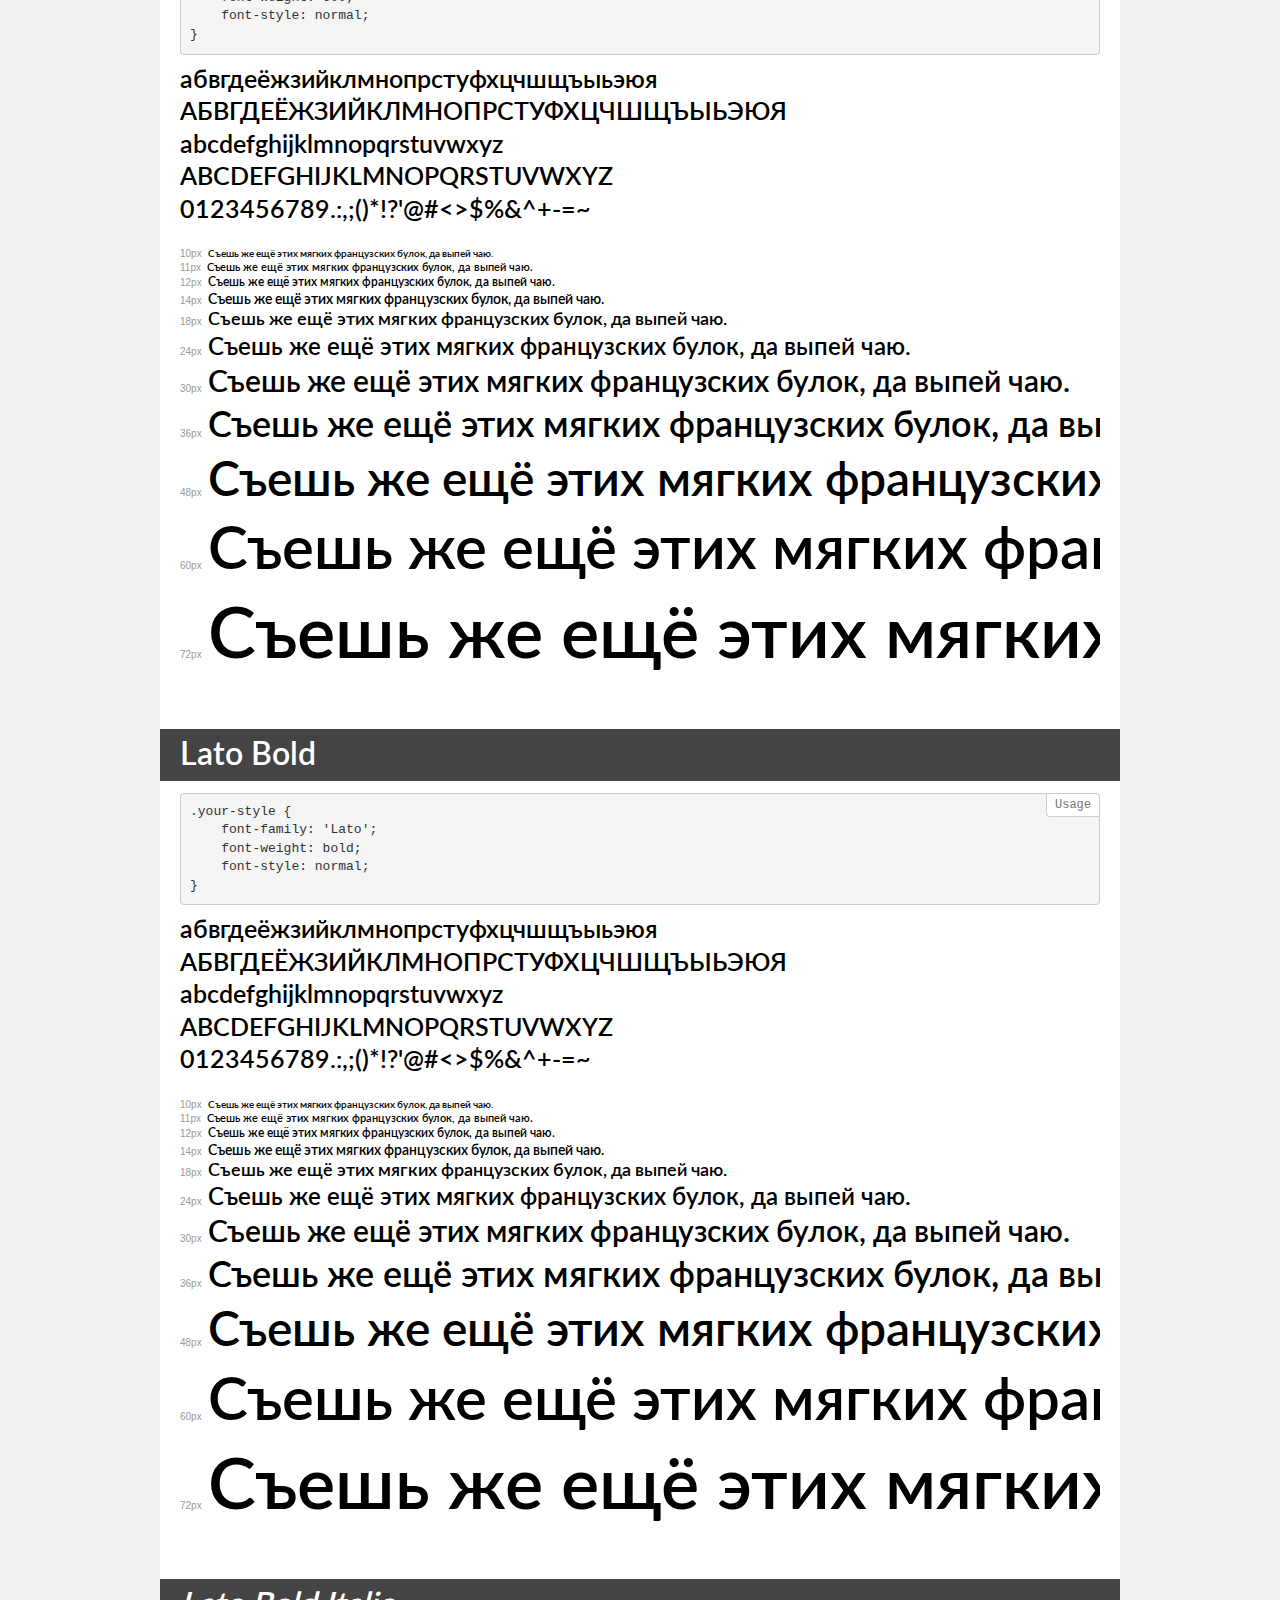
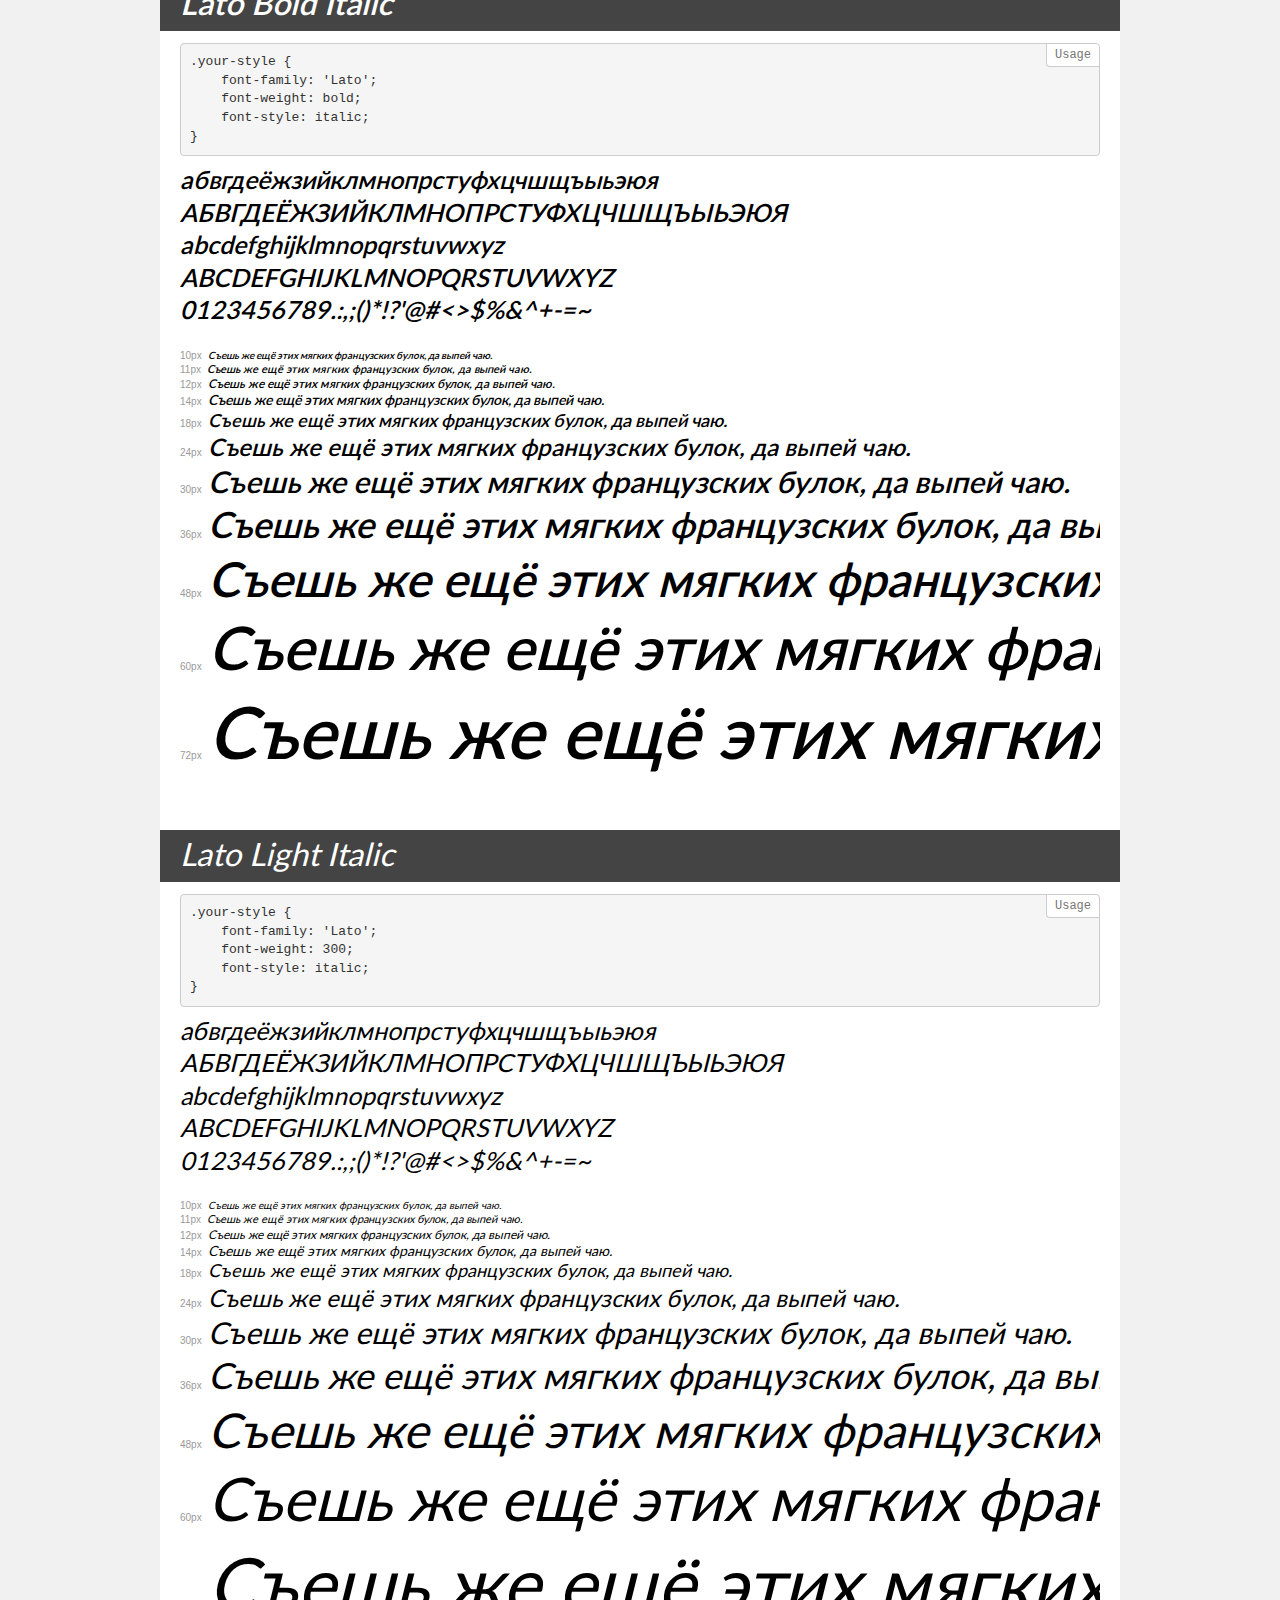
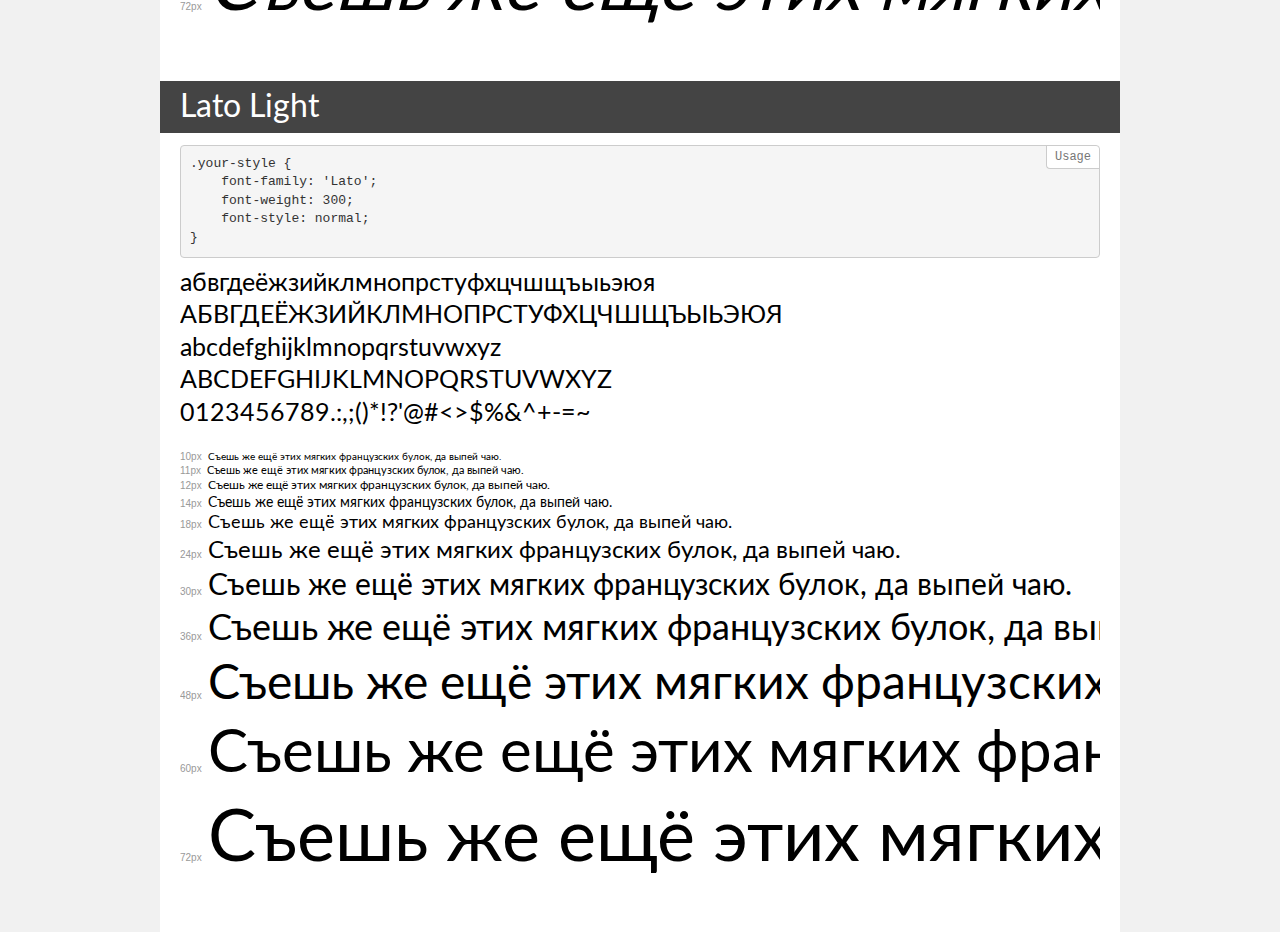
<file: css/fonts/Lato/demo.html>
<!DOCTYPE html>
<html>
<head>
    <meta charset="utf-8">
    <meta http-equiv="X-UA-Compatible" content="IE=edge">
    <meta name="viewport" content="width=device-width, initial-scale=1">
    <meta name="robots" content="noindex, noarchive">
    <title>Transfonter demo</title>
    <link href="stylesheet.css" rel="stylesheet">
    <style>
        /*
        http://meyerweb.com/eric/tools/css/reset/
        v2.0 | 20110126
        License: none (public domain)
        */
        html, body, div, span, applet, object, iframe,
        h1, h2, h3, h4, h5, h6, p, blockquote, pre,
        a, abbr, acronym, address, big, cite, code,
        del, dfn, em, img, ins, kbd, q, s, samp,
        small, strike, strong, sub, sup, tt, var,
        b, u, i, center,
        dl, dt, dd, ol, ul, li,
        fieldset, form, label, legend,
        table, caption, tbody, tfoot, thead, tr, th, td,
        article, aside, canvas, details, embed,
        figure, figcaption, footer, header, hgroup,
        menu, nav, output, ruby, section, summary,
        time, mark, audio, video {
            margin: 0;
            padding: 0;
            border: 0;
            font-size: 100%;
            font: inherit;
            vertical-align: baseline;
        }
        /* HTML5 display-role reset for older browsers */
        article, aside, details, figcaption, figure,
        footer, header, hgroup, menu, nav, section {
            display: block;
        }
        body {
            line-height: 1;
        }
        ol, ul {
            list-style: none;
        }
        blockquote, q {
            quotes: none;
        }
        blockquote:before, blockquote:after,
        q:before, q:after {
            content: '';
            content: none;
        }
        table {
            border-collapse: collapse;
            border-spacing: 0;
        }
        /* common styles */
        body {
            background: #f1f1f1;
            color: #000;
        }
        .page {
            background: #fff;
            width: 920px;
            margin: 0 auto;
            padding: 20px 20px 0 20px;
            overflow: hidden;
        }
        .font-container {
            overflow-x: auto;
            overflow-y: hidden;
            margin-bottom: 40px;
            line-height: 1.3;
            white-space: nowrap;
            padding-bottom: 5px;
        }
        h1 {
            position: relative;
            background: #444;
            font-size: 32px;
            color: #fff;
            padding: 10px 20px;
            margin: 0 -20px 12px -20px;
        }
        .letters {
            font-size: 25px;
            margin-bottom: 20px;
        }
        .s10:before {
            content: '10px';
        }
        .s11:before {
            content: '11px';
        }
        .s12:before {
            content: '12px';
        }
        .s14:before {
            content: '14px';
        }
        .s18:before {
            content: '18px';
        }
        .s24:before {
            content: '24px';
        }
        .s30:before {
            content: '30px';
        }
        .s36:before {
            content: '36px';
        }
        .s48:before {
            content: '48px';
        }
        .s60:before {
            content: '60px';
        }
        .s72:before {
            content: '72px';
        }
        .s10:before, .s11:before, .s12:before, .s14:before,
        .s18:before, .s24:before, .s30:before, .s36:before,
        .s48:before, .s60:before, .s72:before {
            font-family: Arial, sans-serif;
            font-size: 10px;
            font-weight: normal;
            font-style: normal;
            color: #999;
            padding-right: 6px;
        }
        pre {
            display: block;
            position: relative;
            padding: 9px;
            margin: 0 0 10px;
            font-family: Monaco, Menlo, Consolas, "Courier New", monospace !important;
            font-size: 13px;
            line-height: 1.428571429;
            color: #333;
            font-weight: normal !important;
            font-style: normal !important;
            background-color: #f5f5f5;
            border: 1px solid #ccc;
            overflow-x: auto;
            border-radius: 4px;
        }
        pre:after {
            display: block;
            position: absolute;
            right: 0;
            top: 0;
            content: 'Usage';
            line-height: 1;
            padding: 5px 8px;
            font-size: 12px;
            color: #767676;
            background-color: #fff;
            border: 1px solid #ccc;
            border-right: none;
            border-top: none;
            border-radius: 0 4px 0 4px;
            z-index: 10;
        }
        /* responsive */
        @media (max-width: 959px) {
            .page {
                width: auto;
                margin: 0;
            }
        }
    </style>
</head>
<body>
<div class="page">
    <div class="demo" style="font-family: 'Lato Hairline'; font-weight: 100; font-style: normal;">
        <h1>Lato Hairline</h1>
        <pre>.your-style {
    font-family: 'Lato Hairline';
    font-weight: 100;
    font-style: normal;
}</pre>
        <div class="font-container">
            <p class="letters">
                абвгдеёжзийклмнопрстуфхцчшщъыьэюя<br>
АБВГДЕЁЖЗИЙКЛМНОПРСТУФХЦЧШЩЪЫЬЭЮЯ<br>
abcdefghijklmnopqrstuvwxyz<br>
ABCDEFGHIJKLMNOPQRSTUVWXYZ<br>
                0123456789.:,;()*!?'@#<>$%&^+-=~
            </p>
            <p class="s10" style="font-size: 10px;">Съешь же ещё этих мягких французских булок, да выпей чаю.</p>
            <p class="s11" style="font-size: 11px;">Съешь же ещё этих мягких французских булок, да выпей чаю.</p>
            <p class="s12" style="font-size: 12px;">Съешь же ещё этих мягких французских булок, да выпей чаю.</p>
            <p class="s14" style="font-size: 14px;">Съешь же ещё этих мягких французских булок, да выпей чаю.</p>
            <p class="s18" style="font-size: 18px;">Съешь же ещё этих мягких французских булок, да выпей чаю.</p>
            <p class="s24" style="font-size: 24px;">Съешь же ещё этих мягких французских булок, да выпей чаю.</p>
            <p class="s30" style="font-size: 30px;">Съешь же ещё этих мягких французских булок, да выпей чаю.</p>
            <p class="s36" style="font-size: 36px;">Съешь же ещё этих мягких французских булок, да выпей чаю.</p>
            <p class="s48" style="font-size: 48px;">Съешь же ещё этих мягких французских булок, да выпей чаю.</p>
            <p class="s60" style="font-size: 60px;">Съешь же ещё этих мягких французских булок, да выпей чаю.</p>
            <p class="s72" style="font-size: 72px;">Съешь же ещё этих мягких французских булок, да выпей чаю.</p>
        </div>
    </div>
    <div class="demo" style="font-family: 'Lato'; font-weight: 900; font-style: normal;">
        <h1>Lato Heavy</h1>
        <pre>.your-style {
    font-family: 'Lato';
    font-weight: 900;
    font-style: normal;
}</pre>
        <div class="font-container">
            <p class="letters">
                абвгдеёжзийклмнопрстуфхцчшщъыьэюя<br>
АБВГДЕЁЖЗИЙКЛМНОПРСТУФХЦЧШЩЪЫЬЭЮЯ<br>
abcdefghijklmnopqrstuvwxyz<br>
ABCDEFGHIJKLMNOPQRSTUVWXYZ<br>
                0123456789.:,;()*!?'@#<>$%&^+-=~
            </p>
            <p class="s10" style="font-size: 10px;">Съешь же ещё этих мягких французских булок, да выпей чаю.</p>
            <p class="s11" style="font-size: 11px;">Съешь же ещё этих мягких французских булок, да выпей чаю.</p>
            <p class="s12" style="font-size: 12px;">Съешь же ещё этих мягких французских булок, да выпей чаю.</p>
            <p class="s14" style="font-size: 14px;">Съешь же ещё этих мягких французских булок, да выпей чаю.</p>
            <p class="s18" style="font-size: 18px;">Съешь же ещё этих мягких французских булок, да выпей чаю.</p>
            <p class="s24" style="font-size: 24px;">Съешь же ещё этих мягких французских булок, да выпей чаю.</p>
            <p class="s30" style="font-size: 30px;">Съешь же ещё этих мягких французских булок, да выпей чаю.</p>
            <p class="s36" style="font-size: 36px;">Съешь же ещё этих мягких французских булок, да выпей чаю.</p>
            <p class="s48" style="font-size: 48px;">Съешь же ещё этих мягких французских булок, да выпей чаю.</p>
            <p class="s60" style="font-size: 60px;">Съешь же ещё этих мягких французских булок, да выпей чаю.</p>
            <p class="s72" style="font-size: 72px;">Съешь же ещё этих мягких французских булок, да выпей чаю.</p>
        </div>
    </div>
    <div class="demo" style="font-family: 'Lato'; font-weight: 900; font-style: italic;">
        <h1>Lato Heavy Italic</h1>
        <pre>.your-style {
    font-family: 'Lato';
    font-weight: 900;
    font-style: italic;
}</pre>
        <div class="font-container">
            <p class="letters">
                абвгдеёжзийклмнопрстуфхцчшщъыьэюя<br>
АБВГДЕЁЖЗИЙКЛМНОПРСТУФХЦЧШЩЪЫЬЭЮЯ<br>
abcdefghijklmnopqrstuvwxyz<br>
ABCDEFGHIJKLMNOPQRSTUVWXYZ<br>
                0123456789.:,;()*!?'@#<>$%&^+-=~
            </p>
            <p class="s10" style="font-size: 10px;">Съешь же ещё этих мягких французских булок, да выпей чаю.</p>
            <p class="s11" style="font-size: 11px;">Съешь же ещё этих мягких французских булок, да выпей чаю.</p>
            <p class="s12" style="font-size: 12px;">Съешь же ещё этих мягких французских булок, да выпей чаю.</p>
            <p class="s14" style="font-size: 14px;">Съешь же ещё этих мягких французских булок, да выпей чаю.</p>
            <p class="s18" style="font-size: 18px;">Съешь же ещё этих мягких французских булок, да выпей чаю.</p>
            <p class="s24" style="font-size: 24px;">Съешь же ещё этих мягких французских булок, да выпей чаю.</p>
            <p class="s30" style="font-size: 30px;">Съешь же ещё этих мягких французских булок, да выпей чаю.</p>
            <p class="s36" style="font-size: 36px;">Съешь же ещё этих мягких французских булок, да выпей чаю.</p>
            <p class="s48" style="font-size: 48px;">Съешь же ещё этих мягких французских булок, да выпей чаю.</p>
            <p class="s60" style="font-size: 60px;">Съешь же ещё этих мягких французских булок, да выпей чаю.</p>
            <p class="s72" style="font-size: 72px;">Съешь же ещё этих мягких французских булок, да выпей чаю.</p>
        </div>
    </div>
    <div class="demo" style="font-family: 'Lato'; font-weight: normal; font-style: normal;">
        <h1>Lato Regular</h1>
        <pre>.your-style {
    font-family: 'Lato';
    font-weight: normal;
    font-style: normal;
}</pre>
        <div class="font-container">
            <p class="letters">
                абвгдеёжзийклмнопрстуфхцчшщъыьэюя<br>
АБВГДЕЁЖЗИЙКЛМНОПРСТУФХЦЧШЩЪЫЬЭЮЯ<br>
abcdefghijklmnopqrstuvwxyz<br>
ABCDEFGHIJKLMNOPQRSTUVWXYZ<br>
                0123456789.:,;()*!?'@#<>$%&^+-=~
            </p>
            <p class="s10" style="font-size: 10px;">Съешь же ещё этих мягких французских булок, да выпей чаю.</p>
            <p class="s11" style="font-size: 11px;">Съешь же ещё этих мягких французских булок, да выпей чаю.</p>
            <p class="s12" style="font-size: 12px;">Съешь же ещё этих мягких французских булок, да выпей чаю.</p>
            <p class="s14" style="font-size: 14px;">Съешь же ещё этих мягких французских булок, да выпей чаю.</p>
            <p class="s18" style="font-size: 18px;">Съешь же ещё этих мягких французских булок, да выпей чаю.</p>
            <p class="s24" style="font-size: 24px;">Съешь же ещё этих мягких французских булок, да выпей чаю.</p>
            <p class="s30" style="font-size: 30px;">Съешь же ещё этих мягких французских булок, да выпей чаю.</p>
            <p class="s36" style="font-size: 36px;">Съешь же ещё этих мягких французских булок, да выпей чаю.</p>
            <p class="s48" style="font-size: 48px;">Съешь же ещё этих мягких французских булок, да выпей чаю.</p>
            <p class="s60" style="font-size: 60px;">Съешь же ещё этих мягких французских булок, да выпей чаю.</p>
            <p class="s72" style="font-size: 72px;">Съешь же ещё этих мягких французских булок, да выпей чаю.</p>
        </div>
    </div>
    <div class="demo" style="font-family: 'Lato'; font-weight: 900; font-style: normal;">
        <h1>Lato Black</h1>
        <pre>.your-style {
    font-family: 'Lato';
    font-weight: 900;
    font-style: normal;
}</pre>
        <div class="font-container">
            <p class="letters">
                абвгдеёжзийклмнопрстуфхцчшщъыьэюя<br>
АБВГДЕЁЖЗИЙКЛМНОПРСТУФХЦЧШЩЪЫЬЭЮЯ<br>
abcdefghijklmnopqrstuvwxyz<br>
ABCDEFGHIJKLMNOPQRSTUVWXYZ<br>
                0123456789.:,;()*!?'@#<>$%&^+-=~
            </p>
            <p class="s10" style="font-size: 10px;">Съешь же ещё этих мягких французских булок, да выпей чаю.</p>
            <p class="s11" style="font-size: 11px;">Съешь же ещё этих мягких французских булок, да выпей чаю.</p>
            <p class="s12" style="font-size: 12px;">Съешь же ещё этих мягких французских булок, да выпей чаю.</p>
            <p class="s14" style="font-size: 14px;">Съешь же ещё этих мягких французских булок, да выпей чаю.</p>
            <p class="s18" style="font-size: 18px;">Съешь же ещё этих мягких французских булок, да выпей чаю.</p>
            <p class="s24" style="font-size: 24px;">Съешь же ещё этих мягких французских булок, да выпей чаю.</p>
            <p class="s30" style="font-size: 30px;">Съешь же ещё этих мягких французских булок, да выпей чаю.</p>
            <p class="s36" style="font-size: 36px;">Съешь же ещё этих мягких французских булок, да выпей чаю.</p>
            <p class="s48" style="font-size: 48px;">Съешь же ещё этих мягких французских булок, да выпей чаю.</p>
            <p class="s60" style="font-size: 60px;">Съешь же ещё этих мягких французских булок, да выпей чаю.</p>
            <p class="s72" style="font-size: 72px;">Съешь же ещё этих мягких французских булок, да выпей чаю.</p>
        </div>
    </div>
    <div class="demo" style="font-family: 'Lato'; font-weight: 600; font-style: italic;">
        <h1>Lato Semibold Italic</h1>
        <pre>.your-style {
    font-family: 'Lato';
    font-weight: 600;
    font-style: italic;
}</pre>
        <div class="font-container">
            <p class="letters">
                абвгдеёжзийклмнопрстуфхцчшщъыьэюя<br>
АБВГДЕЁЖЗИЙКЛМНОПРСТУФХЦЧШЩЪЫЬЭЮЯ<br>
abcdefghijklmnopqrstuvwxyz<br>
ABCDEFGHIJKLMNOPQRSTUVWXYZ<br>
                0123456789.:,;()*!?'@#<>$%&^+-=~
            </p>
            <p class="s10" style="font-size: 10px;">Съешь же ещё этих мягких французских булок, да выпей чаю.</p>
            <p class="s11" style="font-size: 11px;">Съешь же ещё этих мягких французских булок, да выпей чаю.</p>
            <p class="s12" style="font-size: 12px;">Съешь же ещё этих мягких французских булок, да выпей чаю.</p>
            <p class="s14" style="font-size: 14px;">Съешь же ещё этих мягких французских булок, да выпей чаю.</p>
            <p class="s18" style="font-size: 18px;">Съешь же ещё этих мягких французских булок, да выпей чаю.</p>
            <p class="s24" style="font-size: 24px;">Съешь же ещё этих мягких французских булок, да выпей чаю.</p>
            <p class="s30" style="font-size: 30px;">Съешь же ещё этих мягких французских булок, да выпей чаю.</p>
            <p class="s36" style="font-size: 36px;">Съешь же ещё этих мягких французских булок, да выпей чаю.</p>
            <p class="s48" style="font-size: 48px;">Съешь же ещё этих мягких французских булок, да выпей чаю.</p>
            <p class="s60" style="font-size: 60px;">Съешь же ещё этих мягких французских булок, да выпей чаю.</p>
            <p class="s72" style="font-size: 72px;">Съешь же ещё этих мягких французских булок, да выпей чаю.</p>
        </div>
    </div>
    <div class="demo" style="font-family: 'Lato'; font-weight: 900; font-style: italic;">
        <h1>Lato Black Italic</h1>
        <pre>.your-style {
    font-family: 'Lato';
    font-weight: 900;
    font-style: italic;
}</pre>
        <div class="font-container">
            <p class="letters">
                абвгдеёжзийклмнопрстуфхцчшщъыьэюя<br>
АБВГДЕЁЖЗИЙКЛМНОПРСТУФХЦЧШЩЪЫЬЭЮЯ<br>
abcdefghijklmnopqrstuvwxyz<br>
ABCDEFGHIJKLMNOPQRSTUVWXYZ<br>
                0123456789.:,;()*!?'@#<>$%&^+-=~
            </p>
            <p class="s10" style="font-size: 10px;">Съешь же ещё этих мягких французских булок, да выпей чаю.</p>
            <p class="s11" style="font-size: 11px;">Съешь же ещё этих мягких французских булок, да выпей чаю.</p>
            <p class="s12" style="font-size: 12px;">Съешь же ещё этих мягких французских булок, да выпей чаю.</p>
            <p class="s14" style="font-size: 14px;">Съешь же ещё этих мягких французских булок, да выпей чаю.</p>
            <p class="s18" style="font-size: 18px;">Съешь же ещё этих мягких французских булок, да выпей чаю.</p>
            <p class="s24" style="font-size: 24px;">Съешь же ещё этих мягких французских булок, да выпей чаю.</p>
            <p class="s30" style="font-size: 30px;">Съешь же ещё этих мягких французских булок, да выпей чаю.</p>
            <p class="s36" style="font-size: 36px;">Съешь же ещё этих мягких французских булок, да выпей чаю.</p>
            <p class="s48" style="font-size: 48px;">Съешь же ещё этих мягких французских булок, да выпей чаю.</p>
            <p class="s60" style="font-size: 60px;">Съешь же ещё этих мягких французских булок, да выпей чаю.</p>
            <p class="s72" style="font-size: 72px;">Съешь же ещё этих мягких французских булок, да выпей чаю.</p>
        </div>
    </div>
    <div class="demo" style="font-family: 'Lato Hairline'; font-weight: 100; font-style: italic;">
        <h1>Lato Hairline Italic</h1>
        <pre>.your-style {
    font-family: 'Lato Hairline';
    font-weight: 100;
    font-style: italic;
}</pre>
        <div class="font-container">
            <p class="letters">
                абвгдеёжзийклмнопрстуфхцчшщъыьэюя<br>
АБВГДЕЁЖЗИЙКЛМНОПРСТУФХЦЧШЩЪЫЬЭЮЯ<br>
abcdefghijklmnopqrstuvwxyz<br>
ABCDEFGHIJKLMNOPQRSTUVWXYZ<br>
                0123456789.:,;()*!?'@#<>$%&^+-=~
            </p>
            <p class="s10" style="font-size: 10px;">Съешь же ещё этих мягких французских булок, да выпей чаю.</p>
            <p class="s11" style="font-size: 11px;">Съешь же ещё этих мягких французских булок, да выпей чаю.</p>
            <p class="s12" style="font-size: 12px;">Съешь же ещё этих мягких французских булок, да выпей чаю.</p>
            <p class="s14" style="font-size: 14px;">Съешь же ещё этих мягких французских булок, да выпей чаю.</p>
            <p class="s18" style="font-size: 18px;">Съешь же ещё этих мягких французских булок, да выпей чаю.</p>
            <p class="s24" style="font-size: 24px;">Съешь же ещё этих мягких французских булок, да выпей чаю.</p>
            <p class="s30" style="font-size: 30px;">Съешь же ещё этих мягких французских булок, да выпей чаю.</p>
            <p class="s36" style="font-size: 36px;">Съешь же ещё этих мягких французских булок, да выпей чаю.</p>
            <p class="s48" style="font-size: 48px;">Съешь же ещё этих мягких французских булок, да выпей чаю.</p>
            <p class="s60" style="font-size: 60px;">Съешь же ещё этих мягких французских булок, да выпей чаю.</p>
            <p class="s72" style="font-size: 72px;">Съешь же ещё этих мягких французских булок, да выпей чаю.</p>
        </div>
    </div>
    <div class="demo" style="font-family: 'Lato'; font-weight: 500; font-style: italic;">
        <h1>Lato Medium Italic</h1>
        <pre>.your-style {
    font-family: 'Lato';
    font-weight: 500;
    font-style: italic;
}</pre>
        <div class="font-container">
            <p class="letters">
                абвгдеёжзийклмнопрстуфхцчшщъыьэюя<br>
АБВГДЕЁЖЗИЙКЛМНОПРСТУФХЦЧШЩЪЫЬЭЮЯ<br>
abcdefghijklmnopqrstuvwxyz<br>
ABCDEFGHIJKLMNOPQRSTUVWXYZ<br>
                0123456789.:,;()*!?'@#<>$%&^+-=~
            </p>
            <p class="s10" style="font-size: 10px;">Съешь же ещё этих мягких французских булок, да выпей чаю.</p>
            <p class="s11" style="font-size: 11px;">Съешь же ещё этих мягких французских булок, да выпей чаю.</p>
            <p class="s12" style="font-size: 12px;">Съешь же ещё этих мягких французских булок, да выпей чаю.</p>
            <p class="s14" style="font-size: 14px;">Съешь же ещё этих мягких французских булок, да выпей чаю.</p>
            <p class="s18" style="font-size: 18px;">Съешь же ещё этих мягких французских булок, да выпей чаю.</p>
            <p class="s24" style="font-size: 24px;">Съешь же ещё этих мягких французских булок, да выпей чаю.</p>
            <p class="s30" style="font-size: 30px;">Съешь же ещё этих мягких французских булок, да выпей чаю.</p>
            <p class="s36" style="font-size: 36px;">Съешь же ещё этих мягких французских булок, да выпей чаю.</p>
            <p class="s48" style="font-size: 48px;">Съешь же ещё этих мягких французских булок, да выпей чаю.</p>
            <p class="s60" style="font-size: 60px;">Съешь же ещё этих мягких французских булок, да выпей чаю.</p>
            <p class="s72" style="font-size: 72px;">Съешь же ещё этих мягких французских булок, да выпей чаю.</p>
        </div>
    </div>
    <div class="demo" style="font-family: 'Lato'; font-weight: 100; font-style: italic;">
        <h1>Lato Thin Italic</h1>
        <pre>.your-style {
    font-family: 'Lato';
    font-weight: 100;
    font-style: italic;
}</pre>
        <div class="font-container">
            <p class="letters">
                абвгдеёжзийклмнопрстуфхцчшщъыьэюя<br>
АБВГДЕЁЖЗИЙКЛМНОПРСТУФХЦЧШЩЪЫЬЭЮЯ<br>
abcdefghijklmnopqrstuvwxyz<br>
ABCDEFGHIJKLMNOPQRSTUVWXYZ<br>
                0123456789.:,;()*!?'@#<>$%&^+-=~
            </p>
            <p class="s10" style="font-size: 10px;">Съешь же ещё этих мягких французских булок, да выпей чаю.</p>
            <p class="s11" style="font-size: 11px;">Съешь же ещё этих мягких французских булок, да выпей чаю.</p>
            <p class="s12" style="font-size: 12px;">Съешь же ещё этих мягких французских булок, да выпей чаю.</p>
            <p class="s14" style="font-size: 14px;">Съешь же ещё этих мягких французских булок, да выпей чаю.</p>
            <p class="s18" style="font-size: 18px;">Съешь же ещё этих мягких французских булок, да выпей чаю.</p>
            <p class="s24" style="font-size: 24px;">Съешь же ещё этих мягких французских булок, да выпей чаю.</p>
            <p class="s30" style="font-size: 30px;">Съешь же ещё этих мягких французских булок, да выпей чаю.</p>
            <p class="s36" style="font-size: 36px;">Съешь же ещё этих мягких французских булок, да выпей чаю.</p>
            <p class="s48" style="font-size: 48px;">Съешь же ещё этих мягких французских булок, да выпей чаю.</p>
            <p class="s60" style="font-size: 60px;">Съешь же ещё этих мягких французских булок, да выпей чаю.</p>
            <p class="s72" style="font-size: 72px;">Съешь же ещё этих мягких французских булок, да выпей чаю.</p>
        </div>
    </div>
    <div class="demo" style="font-family: 'Lato'; font-weight: 100; font-style: normal;">
        <h1>Lato Thin</h1>
        <pre>.your-style {
    font-family: 'Lato';
    font-weight: 100;
    font-style: normal;
}</pre>
        <div class="font-container">
            <p class="letters">
                абвгдеёжзийклмнопрстуфхцчшщъыьэюя<br>
АБВГДЕЁЖЗИЙКЛМНОПРСТУФХЦЧШЩЪЫЬЭЮЯ<br>
abcdefghijklmnopqrstuvwxyz<br>
ABCDEFGHIJKLMNOPQRSTUVWXYZ<br>
                0123456789.:,;()*!?'@#<>$%&^+-=~
            </p>
            <p class="s10" style="font-size: 10px;">Съешь же ещё этих мягких французских булок, да выпей чаю.</p>
            <p class="s11" style="font-size: 11px;">Съешь же ещё этих мягких французских булок, да выпей чаю.</p>
            <p class="s12" style="font-size: 12px;">Съешь же ещё этих мягких французских булок, да выпей чаю.</p>
            <p class="s14" style="font-size: 14px;">Съешь же ещё этих мягких французских булок, да выпей чаю.</p>
            <p class="s18" style="font-size: 18px;">Съешь же ещё этих мягких французских булок, да выпей чаю.</p>
            <p class="s24" style="font-size: 24px;">Съешь же ещё этих мягких французских булок, да выпей чаю.</p>
            <p class="s30" style="font-size: 30px;">Съешь же ещё этих мягких французских булок, да выпей чаю.</p>
            <p class="s36" style="font-size: 36px;">Съешь же ещё этих мягких французских булок, да выпей чаю.</p>
            <p class="s48" style="font-size: 48px;">Съешь же ещё этих мягких французских булок, да выпей чаю.</p>
            <p class="s60" style="font-size: 60px;">Съешь же ещё этих мягких французских булок, да выпей чаю.</p>
            <p class="s72" style="font-size: 72px;">Съешь же ещё этих мягких французских булок, да выпей чаю.</p>
        </div>
    </div>
    <div class="demo" style="font-family: 'Lato'; font-weight: 500; font-style: normal;">
        <h1>Lato Medium</h1>
        <pre>.your-style {
    font-family: 'Lato';
    font-weight: 500;
    font-style: normal;
}</pre>
        <div class="font-container">
            <p class="letters">
                абвгдеёжзийклмнопрстуфхцчшщъыьэюя<br>
АБВГДЕЁЖЗИЙКЛМНОПРСТУФХЦЧШЩЪЫЬЭЮЯ<br>
abcdefghijklmnopqrstuvwxyz<br>
ABCDEFGHIJKLMNOPQRSTUVWXYZ<br>
                0123456789.:,;()*!?'@#<>$%&^+-=~
            </p>
            <p class="s10" style="font-size: 10px;">Съешь же ещё этих мягких французских булок, да выпей чаю.</p>
            <p class="s11" style="font-size: 11px;">Съешь же ещё этих мягких французских булок, да выпей чаю.</p>
            <p class="s12" style="font-size: 12px;">Съешь же ещё этих мягких французских булок, да выпей чаю.</p>
            <p class="s14" style="font-size: 14px;">Съешь же ещё этих мягких французских булок, да выпей чаю.</p>
            <p class="s18" style="font-size: 18px;">Съешь же ещё этих мягких французских булок, да выпей чаю.</p>
            <p class="s24" style="font-size: 24px;">Съешь же ещё этих мягких французских булок, да выпей чаю.</p>
            <p class="s30" style="font-size: 30px;">Съешь же ещё этих мягких французских булок, да выпей чаю.</p>
            <p class="s36" style="font-size: 36px;">Съешь же ещё этих мягких французских булок, да выпей чаю.</p>
            <p class="s48" style="font-size: 48px;">Съешь же ещё этих мягких французских булок, да выпей чаю.</p>
            <p class="s60" style="font-size: 60px;">Съешь же ещё этих мягких французских булок, да выпей чаю.</p>
            <p class="s72" style="font-size: 72px;">Съешь же ещё этих мягких французских булок, да выпей чаю.</p>
        </div>
    </div>
    <div class="demo" style="font-family: 'Lato'; font-weight: normal; font-style: italic;">
        <h1>Lato Italic</h1>
        <pre>.your-style {
    font-family: 'Lato';
    font-weight: normal;
    font-style: italic;
}</pre>
        <div class="font-container">
            <p class="letters">
                абвгдеёжзийклмнопрстуфхцчшщъыьэюя<br>
АБВГДЕЁЖЗИЙКЛМНОПРСТУФХЦЧШЩЪЫЬЭЮЯ<br>
abcdefghijklmnopqrstuvwxyz<br>
ABCDEFGHIJKLMNOPQRSTUVWXYZ<br>
                0123456789.:,;()*!?'@#<>$%&^+-=~
            </p>
            <p class="s10" style="font-size: 10px;">Съешь же ещё этих мягких французских булок, да выпей чаю.</p>
            <p class="s11" style="font-size: 11px;">Съешь же ещё этих мягких французских булок, да выпей чаю.</p>
            <p class="s12" style="font-size: 12px;">Съешь же ещё этих мягких французских булок, да выпей чаю.</p>
            <p class="s14" style="font-size: 14px;">Съешь же ещё этих мягких французских булок, да выпей чаю.</p>
            <p class="s18" style="font-size: 18px;">Съешь же ещё этих мягких французских булок, да выпей чаю.</p>
            <p class="s24" style="font-size: 24px;">Съешь же ещё этих мягких французских булок, да выпей чаю.</p>
            <p class="s30" style="font-size: 30px;">Съешь же ещё этих мягких французских булок, да выпей чаю.</p>
            <p class="s36" style="font-size: 36px;">Съешь же ещё этих мягких французских булок, да выпей чаю.</p>
            <p class="s48" style="font-size: 48px;">Съешь же ещё этих мягких французских булок, да выпей чаю.</p>
            <p class="s60" style="font-size: 60px;">Съешь же ещё этих мягких французских булок, да выпей чаю.</p>
            <p class="s72" style="font-size: 72px;">Съешь же ещё этих мягких французских булок, да выпей чаю.</p>
        </div>
    </div>
    <div class="demo" style="font-family: 'Lato'; font-weight: 600; font-style: normal;">
        <h1>Lato Semibold</h1>
        <pre>.your-style {
    font-family: 'Lato';
    font-weight: 600;
    font-style: normal;
}</pre>
        <div class="font-container">
            <p class="letters">
                абвгдеёжзийклмнопрстуфхцчшщъыьэюя<br>
АБВГДЕЁЖЗИЙКЛМНОПРСТУФХЦЧШЩЪЫЬЭЮЯ<br>
abcdefghijklmnopqrstuvwxyz<br>
ABCDEFGHIJKLMNOPQRSTUVWXYZ<br>
                0123456789.:,;()*!?'@#<>$%&^+-=~
            </p>
            <p class="s10" style="font-size: 10px;">Съешь же ещё этих мягких французских булок, да выпей чаю.</p>
            <p class="s11" style="font-size: 11px;">Съешь же ещё этих мягких французских булок, да выпей чаю.</p>
            <p class="s12" style="font-size: 12px;">Съешь же ещё этих мягких французских булок, да выпей чаю.</p>
            <p class="s14" style="font-size: 14px;">Съешь же ещё этих мягких французских булок, да выпей чаю.</p>
            <p class="s18" style="font-size: 18px;">Съешь же ещё этих мягких французских булок, да выпей чаю.</p>
            <p class="s24" style="font-size: 24px;">Съешь же ещё этих мягких французских булок, да выпей чаю.</p>
            <p class="s30" style="font-size: 30px;">Съешь же ещё этих мягких французских булок, да выпей чаю.</p>
            <p class="s36" style="font-size: 36px;">Съешь же ещё этих мягких французских булок, да выпей чаю.</p>
            <p class="s48" style="font-size: 48px;">Съешь же ещё этих мягких французских булок, да выпей чаю.</p>
            <p class="s60" style="font-size: 60px;">Съешь же ещё этих мягких французских булок, да выпей чаю.</p>
            <p class="s72" style="font-size: 72px;">Съешь же ещё этих мягких французских булок, да выпей чаю.</p>
        </div>
    </div>
    <div class="demo" style="font-family: 'Lato'; font-weight: bold; font-style: normal;">
        <h1>Lato Bold</h1>
        <pre>.your-style {
    font-family: 'Lato';
    font-weight: bold;
    font-style: normal;
}</pre>
        <div class="font-container">
            <p class="letters">
                абвгдеёжзийклмнопрстуфхцчшщъыьэюя<br>
АБВГДЕЁЖЗИЙКЛМНОПРСТУФХЦЧШЩЪЫЬЭЮЯ<br>
abcdefghijklmnopqrstuvwxyz<br>
ABCDEFGHIJKLMNOPQRSTUVWXYZ<br>
                0123456789.:,;()*!?'@#<>$%&^+-=~
            </p>
            <p class="s10" style="font-size: 10px;">Съешь же ещё этих мягких французских булок, да выпей чаю.</p>
            <p class="s11" style="font-size: 11px;">Съешь же ещё этих мягких французских булок, да выпей чаю.</p>
            <p class="s12" style="font-size: 12px;">Съешь же ещё этих мягких французских булок, да выпей чаю.</p>
            <p class="s14" style="font-size: 14px;">Съешь же ещё этих мягких французских булок, да выпей чаю.</p>
            <p class="s18" style="font-size: 18px;">Съешь же ещё этих мягких французских булок, да выпей чаю.</p>
            <p class="s24" style="font-size: 24px;">Съешь же ещё этих мягких французских булок, да выпей чаю.</p>
            <p class="s30" style="font-size: 30px;">Съешь же ещё этих мягких французских булок, да выпей чаю.</p>
            <p class="s36" style="font-size: 36px;">Съешь же ещё этих мягких французских булок, да выпей чаю.</p>
            <p class="s48" style="font-size: 48px;">Съешь же ещё этих мягких французских булок, да выпей чаю.</p>
            <p class="s60" style="font-size: 60px;">Съешь же ещё этих мягких французских булок, да выпей чаю.</p>
            <p class="s72" style="font-size: 72px;">Съешь же ещё этих мягких французских булок, да выпей чаю.</p>
        </div>
    </div>
    <div class="demo" style="font-family: 'Lato'; font-weight: bold; font-style: italic;">
        <h1>Lato Bold Italic</h1>
        <pre>.your-style {
    font-family: 'Lato';
    font-weight: bold;
    font-style: italic;
}</pre>
        <div class="font-container">
            <p class="letters">
                абвгдеёжзийклмнопрстуфхцчшщъыьэюя<br>
АБВГДЕЁЖЗИЙКЛМНОПРСТУФХЦЧШЩЪЫЬЭЮЯ<br>
abcdefghijklmnopqrstuvwxyz<br>
ABCDEFGHIJKLMNOPQRSTUVWXYZ<br>
                0123456789.:,;()*!?'@#<>$%&^+-=~
            </p>
            <p class="s10" style="font-size: 10px;">Съешь же ещё этих мягких французских булок, да выпей чаю.</p>
            <p class="s11" style="font-size: 11px;">Съешь же ещё этих мягких французских булок, да выпей чаю.</p>
            <p class="s12" style="font-size: 12px;">Съешь же ещё этих мягких французских булок, да выпей чаю.</p>
            <p class="s14" style="font-size: 14px;">Съешь же ещё этих мягких французских булок, да выпей чаю.</p>
            <p class="s18" style="font-size: 18px;">Съешь же ещё этих мягких французских булок, да выпей чаю.</p>
            <p class="s24" style="font-size: 24px;">Съешь же ещё этих мягких французских булок, да выпей чаю.</p>
            <p class="s30" style="font-size: 30px;">Съешь же ещё этих мягких французских булок, да выпей чаю.</p>
            <p class="s36" style="font-size: 36px;">Съешь же ещё этих мягких французских булок, да выпей чаю.</p>
            <p class="s48" style="font-size: 48px;">Съешь же ещё этих мягких французских булок, да выпей чаю.</p>
            <p class="s60" style="font-size: 60px;">Съешь же ещё этих мягких французских булок, да выпей чаю.</p>
            <p class="s72" style="font-size: 72px;">Съешь же ещё этих мягких французских булок, да выпей чаю.</p>
        </div>
    </div>
    <div class="demo" style="font-family: 'Lato'; font-weight: 300; font-style: italic;">
        <h1>Lato Light Italic</h1>
        <pre>.your-style {
    font-family: 'Lato';
    font-weight: 300;
    font-style: italic;
}</pre>
        <div class="font-container">
            <p class="letters">
                абвгдеёжзийклмнопрстуфхцчшщъыьэюя<br>
АБВГДЕЁЖЗИЙКЛМНОПРСТУФХЦЧШЩЪЫЬЭЮЯ<br>
abcdefghijklmnopqrstuvwxyz<br>
ABCDEFGHIJKLMNOPQRSTUVWXYZ<br>
                0123456789.:,;()*!?'@#<>$%&^+-=~
            </p>
            <p class="s10" style="font-size: 10px;">Съешь же ещё этих мягких французских булок, да выпей чаю.</p>
            <p class="s11" style="font-size: 11px;">Съешь же ещё этих мягких французских булок, да выпей чаю.</p>
            <p class="s12" style="font-size: 12px;">Съешь же ещё этих мягких французских булок, да выпей чаю.</p>
            <p class="s14" style="font-size: 14px;">Съешь же ещё этих мягких французских булок, да выпей чаю.</p>
            <p class="s18" style="font-size: 18px;">Съешь же ещё этих мягких французских булок, да выпей чаю.</p>
            <p class="s24" style="font-size: 24px;">Съешь же ещё этих мягких французских булок, да выпей чаю.</p>
            <p class="s30" style="font-size: 30px;">Съешь же ещё этих мягких французских булок, да выпей чаю.</p>
            <p class="s36" style="font-size: 36px;">Съешь же ещё этих мягких французских булок, да выпей чаю.</p>
            <p class="s48" style="font-size: 48px;">Съешь же ещё этих мягких французских булок, да выпей чаю.</p>
            <p class="s60" style="font-size: 60px;">Съешь же ещё этих мягких французских булок, да выпей чаю.</p>
            <p class="s72" style="font-size: 72px;">Съешь же ещё этих мягких французских булок, да выпей чаю.</p>
        </div>
    </div>
    <div class="demo" style="font-family: 'Lato'; font-weight: 300; font-style: normal;">
        <h1>Lato Light</h1>
        <pre>.your-style {
    font-family: 'Lato';
    font-weight: 300;
    font-style: normal;
}</pre>
        <div class="font-container">
            <p class="letters">
                абвгдеёжзийклмнопрстуфхцчшщъыьэюя<br>
АБВГДЕЁЖЗИЙКЛМНОПРСТУФХЦЧШЩЪЫЬЭЮЯ<br>
abcdefghijklmnopqrstuvwxyz<br>
ABCDEFGHIJKLMNOPQRSTUVWXYZ<br>
                0123456789.:,;()*!?'@#<>$%&^+-=~
            </p>
            <p class="s10" style="font-size: 10px;">Съешь же ещё этих мягких французских булок, да выпей чаю.</p>
            <p class="s11" style="font-size: 11px;">Съешь же ещё этих мягких французских булок, да выпей чаю.</p>
            <p class="s12" style="font-size: 12px;">Съешь же ещё этих мягких французских булок, да выпей чаю.</p>
            <p class="s14" style="font-size: 14px;">Съешь же ещё этих мягких французских булок, да выпей чаю.</p>
            <p class="s18" style="font-size: 18px;">Съешь же ещё этих мягких французских булок, да выпей чаю.</p>
            <p class="s24" style="font-size: 24px;">Съешь же ещё этих мягких французских булок, да выпей чаю.</p>
            <p class="s30" style="font-size: 30px;">Съешь же ещё этих мягких французских булок, да выпей чаю.</p>
            <p class="s36" style="font-size: 36px;">Съешь же ещё этих мягких французских булок, да выпей чаю.</p>
            <p class="s48" style="font-size: 48px;">Съешь же ещё этих мягких французских булок, да выпей чаю.</p>
            <p class="s60" style="font-size: 60px;">Съешь же ещё этих мягких французских булок, да выпей чаю.</p>
            <p class="s72" style="font-size: 72px;">Съешь же ещё этих мягких французских булок, да выпей чаю.</p>
        </div>
    </div>
</div>
</body>
</html>
</file>
<file: css/fonts/Georgia/stylesheet.css>
/* This stylesheet generated by Transfonter (https://transfonter.org) on August 20, 2017 8:36 PM */

@font-face {
	font-family: 'Georgia';
	src: url('Georgia-Bold.eot');
	src: local('Georgia Bold'), local('Georgia-Bold'),
		url('Georgia-Bold.eot?#iefix') format('embedded-opentype'),
		url('Georgia-Bold.woff') format('woff'),
		url('Georgia-Bold.ttf') format('truetype');
	font-weight: bold;
	font-style: normal;
}

@font-face {
	font-family: 'Georgia';
	src: url('Georgia.eot');
	src: local('Georgia'),
		url('Georgia.eot?#iefix') format('embedded-opentype'),
		url('Georgia.woff') format('woff'),
		url('Georgia.ttf') format('truetype');
	font-weight: normal;
	font-style: normal;
}
</file>
<file: css/fonts/Lato/stylesheet.css>
@font-face {
    font-family: 'Lato';
    src: url('Lato-Regular.eot');
    src: local('Lato Regular'), local('Lato-Regular'),
        url('Lato-Regular.eot?#iefix') format('embedded-opentype'),
        url('Lato-Regular.woff') format('woff'),
        url('Lato-Regular.ttf') format('truetype');
    font-weight: normal;
    font-style: normal;
}

@font-face {
    font-family: 'Lato';
    src: url('Lato-Medium.eot');
    src: local('Lato Medium'), local('Lato-Medium'),
        url('Lato-Medium.eot?#iefix') format('embedded-opentype'),
        url('Lato-Medium.woff') format('woff'),
        url('Lato-Medium.ttf') format('truetype');
    font-weight: 500;
    font-style: normal;
}

@font-face {
    font-family: 'Lato';
    src: url('Lato-Semibold.eot');
    src: local('Lato Semibold'), local('Lato-Semibold'),
        url('Lato-Semibold.eot?#iefix') format('embedded-opentype'),
        url('Lato-Semibold.woff') format('woff'),
        url('Lato-Semibold.ttf') format('truetype');
    font-weight: 600;
    font-style: normal;
}
</file>
